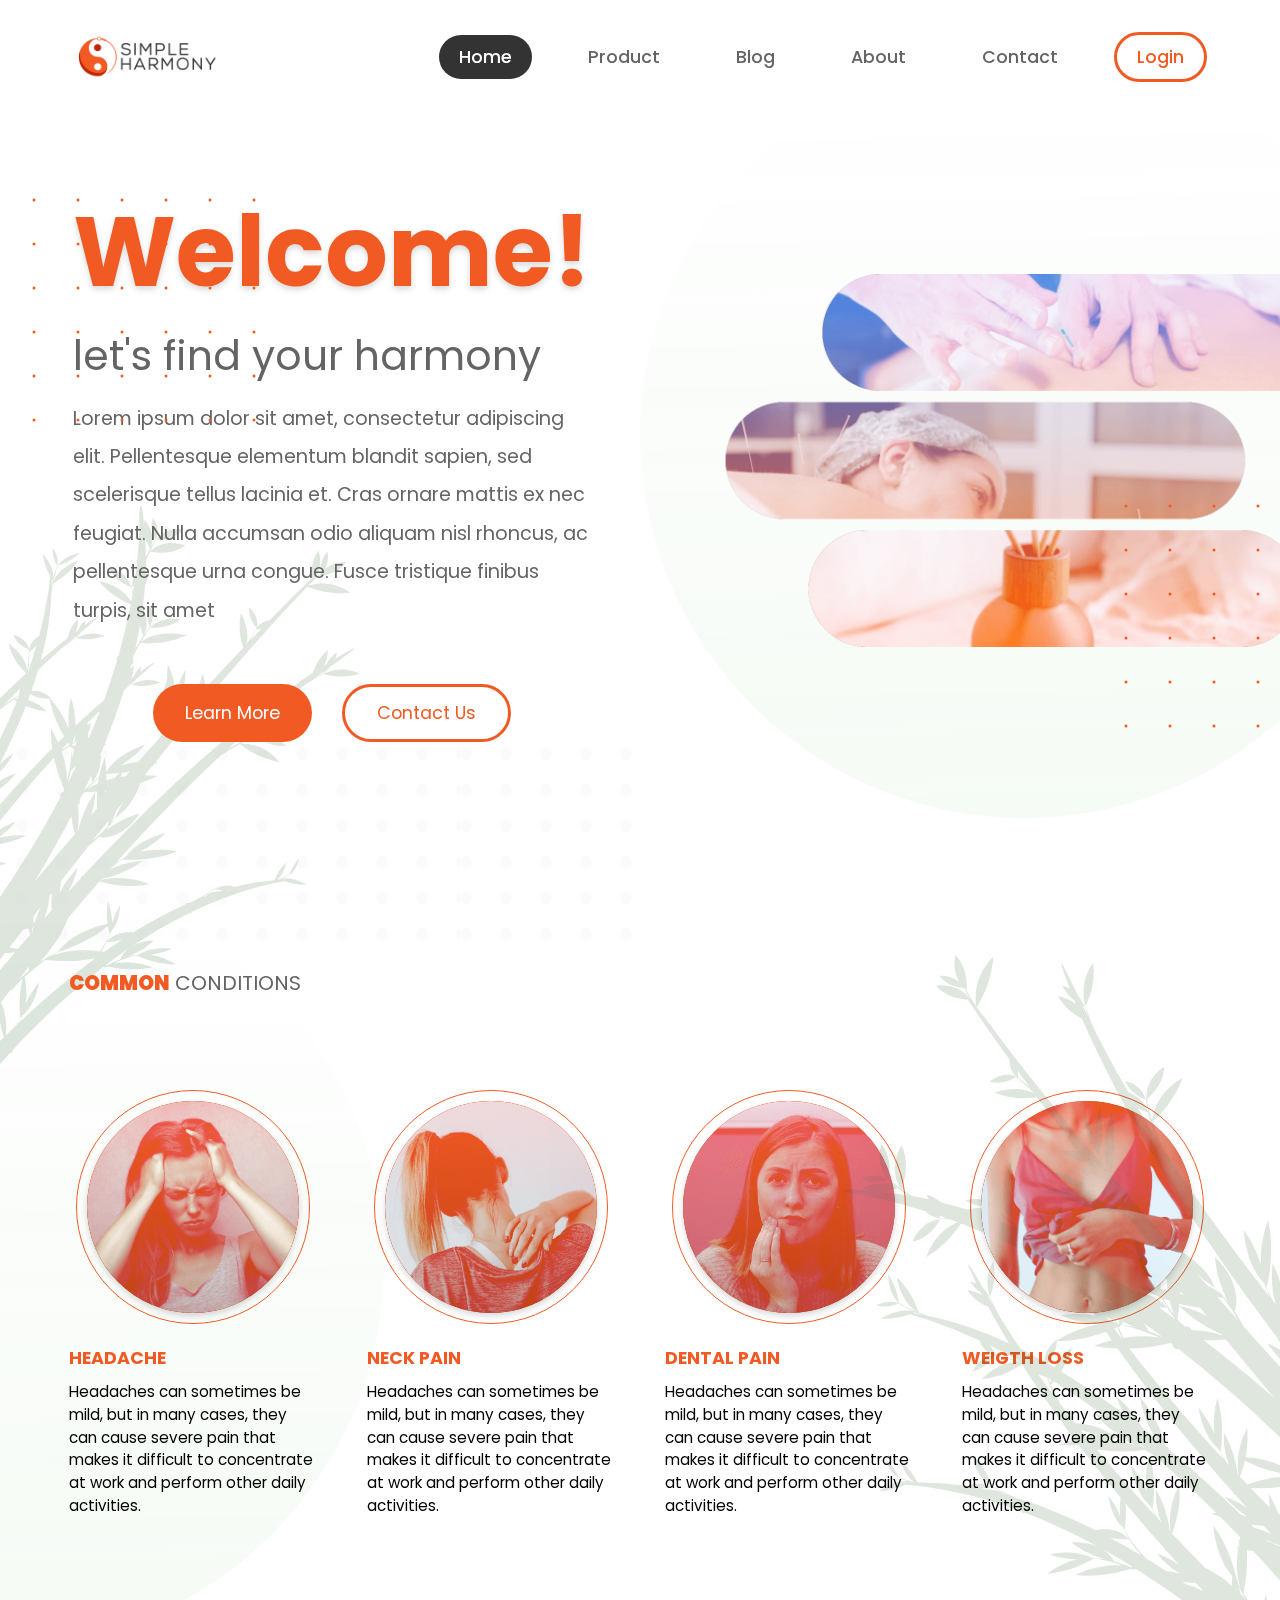
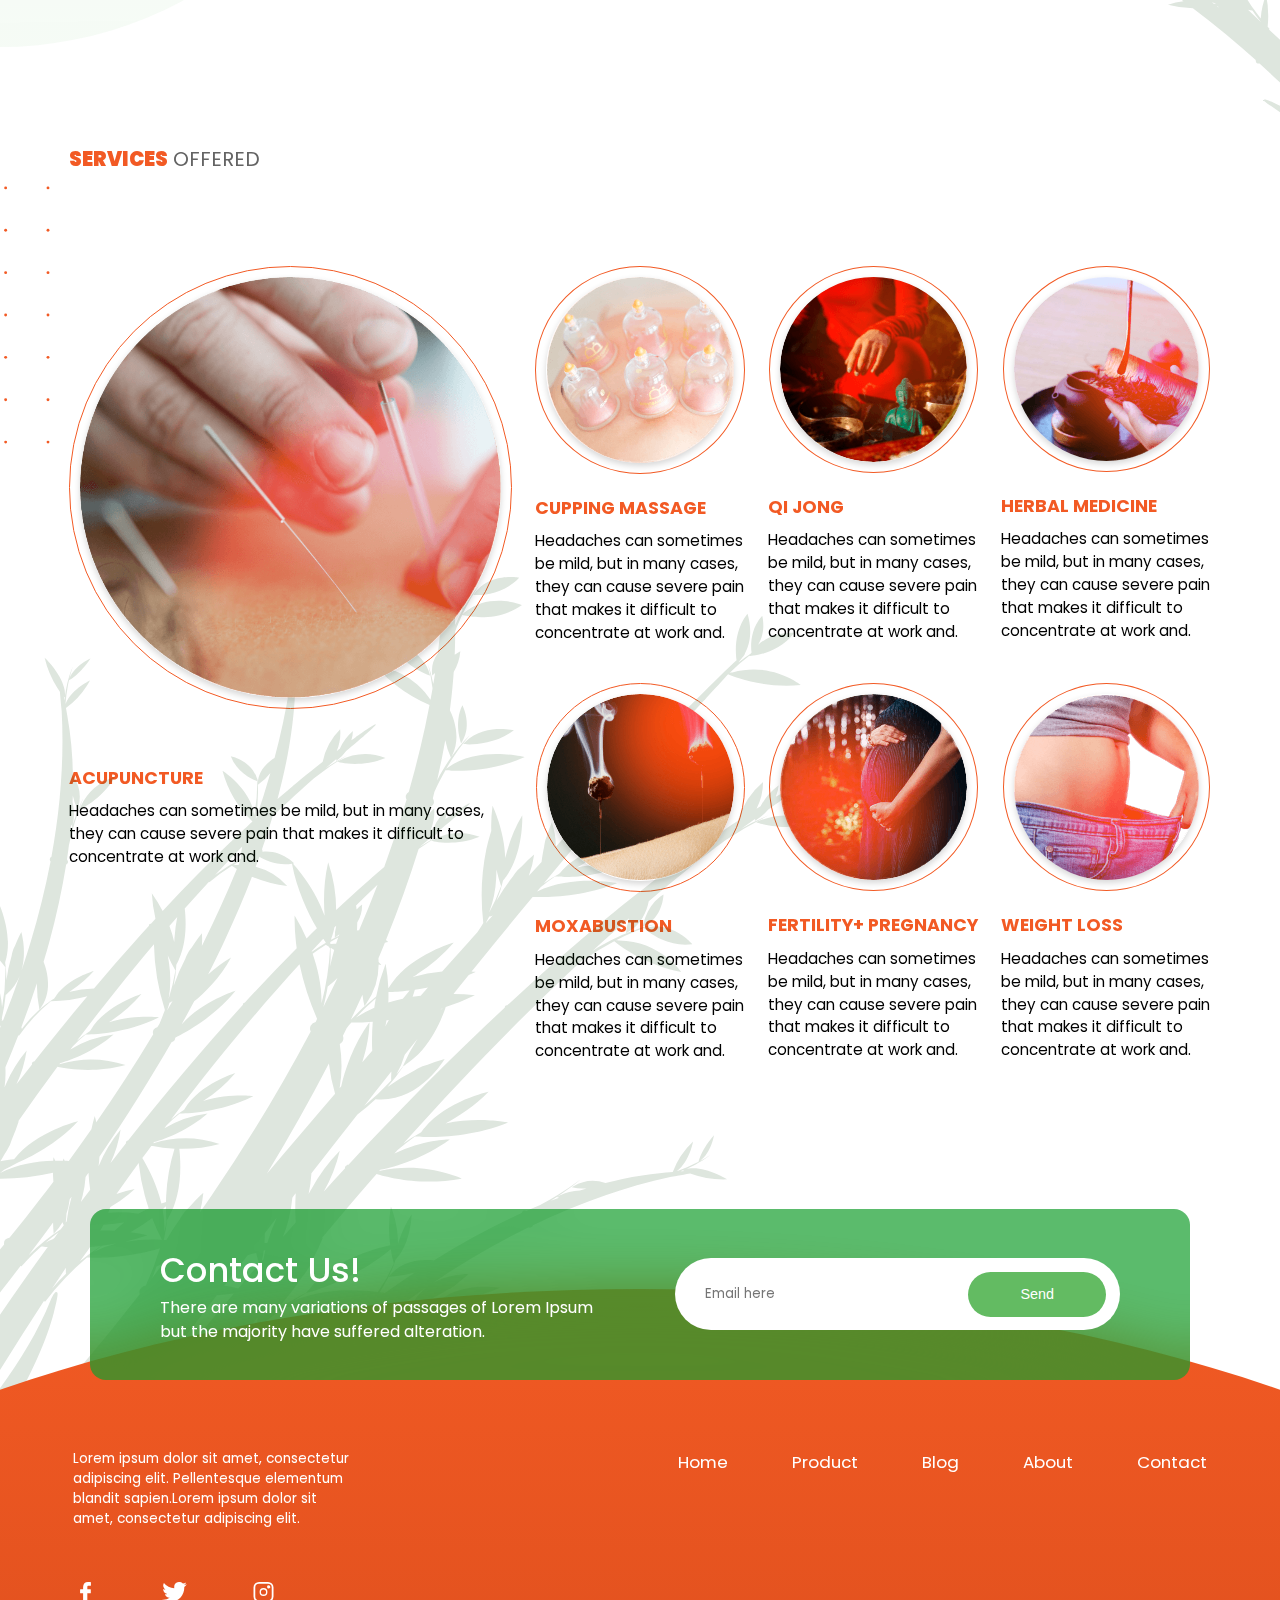
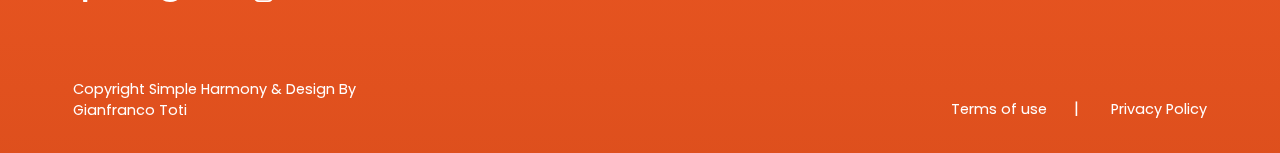
<file: index.html>
<!DOCTYPE html>
<html lang="en">
<head>
  <meta charset="UTF-8">
  <meta http-equiv="X-UA-Compatible" content="IE=edge">
  <meta name="viewport" content="width=device-width, initial-scale=1.0">
  <title>Home</title>
  <link rel="stylesheet" href="css/main.css">
</head>
<body class="home__body" id="home">
  <nav class="navbar">
    <div class="navbar__brand">
      <a href="#">
        <img src="images/logo-responsive.png" alt="Simple Harmony" class="navbar__logo">
      </a>
    </div>
    <div class="navbar__nav">
      <ul class="navbar__list">
        <li class="navbar__item">
          <a href="index.html" class="navbar__link navbar__link--pill active">Home</a>
        </li>
        <li class="navbar__item">
          <a href="#" class="navbar__link navbar__link--pill">Product</a>
        </li>
        <li class="navbar__item">
          <a href="#" class="navbar__link navbar__link--pill">Blog</a>
        </li>
        <li class="navbar__item">
          <a href="about.html" class="navbar__link navbar__link--pill">About</a>
        </li>
        <li class="navbar__item">
          <a href="contact.html" class="navbar__link navbar__link--pill">Contact</a>
        </li>
        <li class="navbar__item">
          <a href="#" class="navbar__link navbar__link--pill border">Login</a>
        </li>
      </ul>
    </div>
    <div class="navbar__inner-nav">
      <ul class="navbar__list">
        <li class="navbar__item">
          <a href="#home" class="navbar__link">Welcome</a>
        </li>
        <li class="navbar__item">
          <a href="#condition" class="navbar__link">Common conditions</a>
        </li>
        <li class="navbar__item">
          <a href="#service" class="navbar__link">Services offered</a>
        </li>
      </ul>
    </div>
  </nav>
  <nav class="navbar__mobile">
    <ul class="navbar__list">
      <li class="navbar__item">
        <a href="index.html" class="navbar__link active">
          <svg class="navbar__icon">
            <use xlink:href="images/sprite.svg#home"></use>
          </svg>
        </a>
      </li>
      <li class="navbar__item">
        <a href="" class="navbar__link">
          <svg class="navbar__icon">
            <use xlink:href="images/sprite.svg#shopping"></use>
          </svg>
        </a>
      </li>
      <li class="navbar__item">
        <a href="" class="navbar__link">
          <svg class="navbar__icon">
            <use xlink:href="images/sprite.svg#reader"></use>
          </svg>
        </a>
      </li>
      <li class="navbar__item">
        <a href="" class="navbar__link">
          <svg class="navbar__icon">
            <use xlink:href="images/sprite.svg#info"></use>
          </svg>
        </a>
      </li>
      <li class="navbar__item">
        <a href="" class="navbar__link">
          <svg class="navbar__icon">
            <use xlink:href="images/sprite.svg#phone"></use>
          </svg>
        </a>
      </li>
    </ul>
  </nav>
  <div class="home__bamboo"></div>
  <main class="home">
    <header class="home__header">
      <article class="home__article">
        <h1 class="heading-1">Welcome!</h1>
        <h3 class="heading-3">let's find your harmony</h3>
        <p class="paragraph">Lorem ipsum dolor sit amet, consectetur adipiscing elit. 
          Pellentesque elementum blandit sapien, sed scelerisque 
          tellus lacinia et. Cras ornare mattis ex nec feugiat. Nulla 
          accumsan odio aliquam nisl rhoncus, ac pellentesque 
          urna congue. Fusce tristique finibus turpis, sit amet </p>
          <div class="home__buttons">
            <a href="#" class="button primary">Learn More</a>
            <a href="#" class="button outline">Contact Us</a>
          </div>
      </article>
      <figure class="home__figure">
        <img src="images/home-header-desktop.png" alt="Home image">
      </figure>
    </header>
    <div class="home__sections">
      
      <!-- Common conditions -->
      <section class="section" id="condition">
        <h2 class="heading-2"><span>common</span> conditions</h2>
        <div class="home__condition">
          <div class="card">
            <figure class="card__figure filter">
              <img src="images/condition-1.png" alt="Condition headache">
            </figure>
            <article class="card__article">
              <h3 class="card__heading">Headache</h3>
              <p class="card__paragraph">Headaches can sometimes be mild, 
                but in many cases, they can cause 
                severe pain that makes it difficult to 
                concentrate at work and perform 
                other daily activities. </p>
            </article>
          </div>
          <div class="card">
            <figure class="card__figure filter">
              <img src="images/condition-2.png" alt="Condition neck pain">
            </figure>
            <article class="card__article">
              <h3 class="card__heading">NEck PAin</h3>
              <p class="card__paragraph">Headaches can sometimes be mild, 
                but in many cases, they can cause 
                severe pain that makes it difficult to 
                concentrate at work and perform 
                other daily activities. </p>
            </article>
          </div>
          <div class="card">
            <figure class="card__figure filter">
              <img src="images/condition-3.png" alt="Condition dental pain">
            </figure>
            <article class="card__article">
              <h3 class="card__heading">Dental pain</h3>
              <p class="card__paragraph">Headaches can sometimes be mild, 
                but in many cases, they can cause 
                severe pain that makes it difficult to 
                concentrate at work and perform 
                other daily activities. </p>
            </article>
          </div>
          <div class="card">
            <figure class="card__figure filter">
              <img src="images/condition-4.png" alt="Condition Weigth Loss">
            </figure>
            <article class="card__article">
              <h3 class="card__heading">Weigth Loss</h3>
              <p class="card__paragraph">Headaches can sometimes be mild, 
                but in many cases, they can cause 
                severe pain that makes it difficult to 
                concentrate at work and perform 
                other daily activities. </p>
            </article>
          </div>
        </div>
      </section>
      <!-- Services -->
      <section class="section" id="service">
        <h2 class="heading-2"><span>Services</span> offered</h2>
        <div class="home__services">
          <div class="card">
            <figure class="card__figure">
              <img src="images/services-1.png" alt="Services Acupuncture">
            </figure>
            <article class="card__article card__article--big">
              <h3 class="card__heading">Acupuncture</h3>
              <p class="card__paragraph">Headaches can sometimes be mild, 
                but in many cases, they can cause 
                severe pain that makes it difficult to 
                concentrate at work and.</p>
            </article>
          </div>
          <div class="card">
            <figure class="card__figure">
              <img src="images/services-2.png" alt="Services cupping massage">
            </figure>
            <article class="card__article">
              <h3 class="card__heading">cupping massage</h3>
              <p class="card__paragraph">Headaches can sometimes be mild, 
                but in many cases, they can cause 
                severe pain that makes it difficult to 
                concentrate at work and.</p>
            </article>
          </div>
          <div class="card">
            <figure class="card__figure">
              <img src="images/services-3.png" alt="Services qi jong">
            </figure>
            <article class="card__article">
              <h3 class="card__heading">qi jong</h3>
              <p class="card__paragraph">Headaches can sometimes be mild, 
                but in many cases, they can cause 
                severe pain that makes it difficult to 
                concentrate at work and.</p>
            </article>
          </div>
          <div class="card">
            <figure class="card__figure">
              <img src="images/services-4.png" alt="services herbal medicine">
            </figure>
            <article class="card__article">
              <h3 class="card__heading">herbal medicine</h3>
              <p class="card__paragraph">Headaches can sometimes be mild, 
                but in many cases, they can cause 
                severe pain that makes it difficult to 
                concentrate at work and.</p>
            </article>
          </div>
          <div class="card">
            <figure class="card__figure">
              <img src="images/services-5.png" alt="services Moxabustion">
            </figure>
            <article class="card__article">
              <h3 class="card__heading">Moxabustion</h3>
              <p class="card__paragraph">Headaches can sometimes be mild, 
                but in many cases, they can cause 
                severe pain that makes it difficult to 
                concentrate at work and.</p>
            </article>
          </div>
          <div class="card">
            <figure class="card__figure">
              <img src="images/services-6.png" alt="fertility+ pregnancy">
            </figure>
            <article class="card__article">
              <h3 class="card__heading">fertility+
                pregnancy</h3>
              <p class="card__paragraph">Headaches can sometimes be mild, 
                but in many cases, they can cause 
                severe pain that makes it difficult to 
                concentrate at work and.</p>
            </article>
          </div>
          <div class="card">
            <figure class="card__figure">
              <img src="images/services-7.png" alt="services Weigth Loss">
            </figure>
            <article class="card__article">
              <h3 class="card__heading">weight loss</h3>
              <p class="card__paragraph">Headaches can sometimes be mild, 
                but in many cases, they can cause 
                severe pain that makes it difficult to 
                concentrate at work and.</p>
            </article>
          </div>
        </div>
      </section>

    </div>
  </main>
  <button class="scroll-top">
    <svg>
      <use xlink:href="images/sprite.svg#chevron"></use>
    </svg>
  </button>
  <div class="home__footer-bamboo"></div>
  <footer class="footer">
    <div class="subscribe">
      <article class="subscribe__article">
        <h2 class="subscribe__heading">Contact Us!</h2>
        <p class="paragraph">There are many variations of passages of Lorem Ipsum 
          but the majority have suffered alteration.</p>
      </article>
      <form action="#" class="subscribe__form">
        <input type="text" placeholder="Email here" class="subscribe__input">
        <button class="subscribe__button">Send</button>
      </form>
    </div>
    <div class="footer__item footer__item--left">
      <p class="footer__paragraph small">Lorem ipsum dolor sit amet, consectetur adipiscing elit. Pellentesque elementum blandit sapien.Lorem ipsum dolor sit amet, consectetur adipiscing elit. </p>
      <ul class="footer__nav footer__nav--social">
        <li class="footer__nav-item">
          <a href="#" class="footer__link">
            <svg class="navbar__icon">
              <use xlink:href="images/sprite.svg#facebook"></use>
            </svg>
          </a>
        </li>
        <li class="footer__nav-item">
          <a href="#" class="footer__link">
            <svg class="navbar__icon">
              <use xlink:href="images/sprite.svg#twitter"></use>
            </svg>
          </a>
        </li>
        <li class="footer__nav-item">
          <a href="#" class="footer__link">
            <svg class="navbar__icon">
              <use xlink:href="images/sprite.svg#instagram"></use>
            </svg>
          </a>
        </li>
      </ul>
      <p class="footer__paragraph">Copyright Simple Harmony & Design By Gianfranco Toti</p>
    </div>
    <div class="footer__item footer__item--right">
      <ul class="footer__nav">
        <li class="footer__nav-item">
          <a href="index.html" class="footer__link">Home</a>
        </li>
        <li class="footer__nav-item">
          <a href="#" class="footer__link">Product</a>
        </li>
        <li class="footer__nav-item">
          <a href="#" class="footer__link">Blog</a>
        </li>
        <li class="footer__nav-item">
          <a href="about.html" class="footer__link">About</a>
        </li>
        <li class="footer__nav-item">
          <a href="contact.html" class="footer__link">Contact</a>
        </li>
      </ul>
      <ul class="footer__nav footer__nav--pipped">
        <li class="footer__nav-item">
          <a href="#" class="footer__link small">Terms of use</a>
        </li>
        <li class="footer__nav-item">
          <a href="#" class="footer__link small">Privacy Policy</a>
        </li>
      </ul>
    </div>
  </footer>
  <script src="js/main.js"></script>  
</body>
</html>
</file>
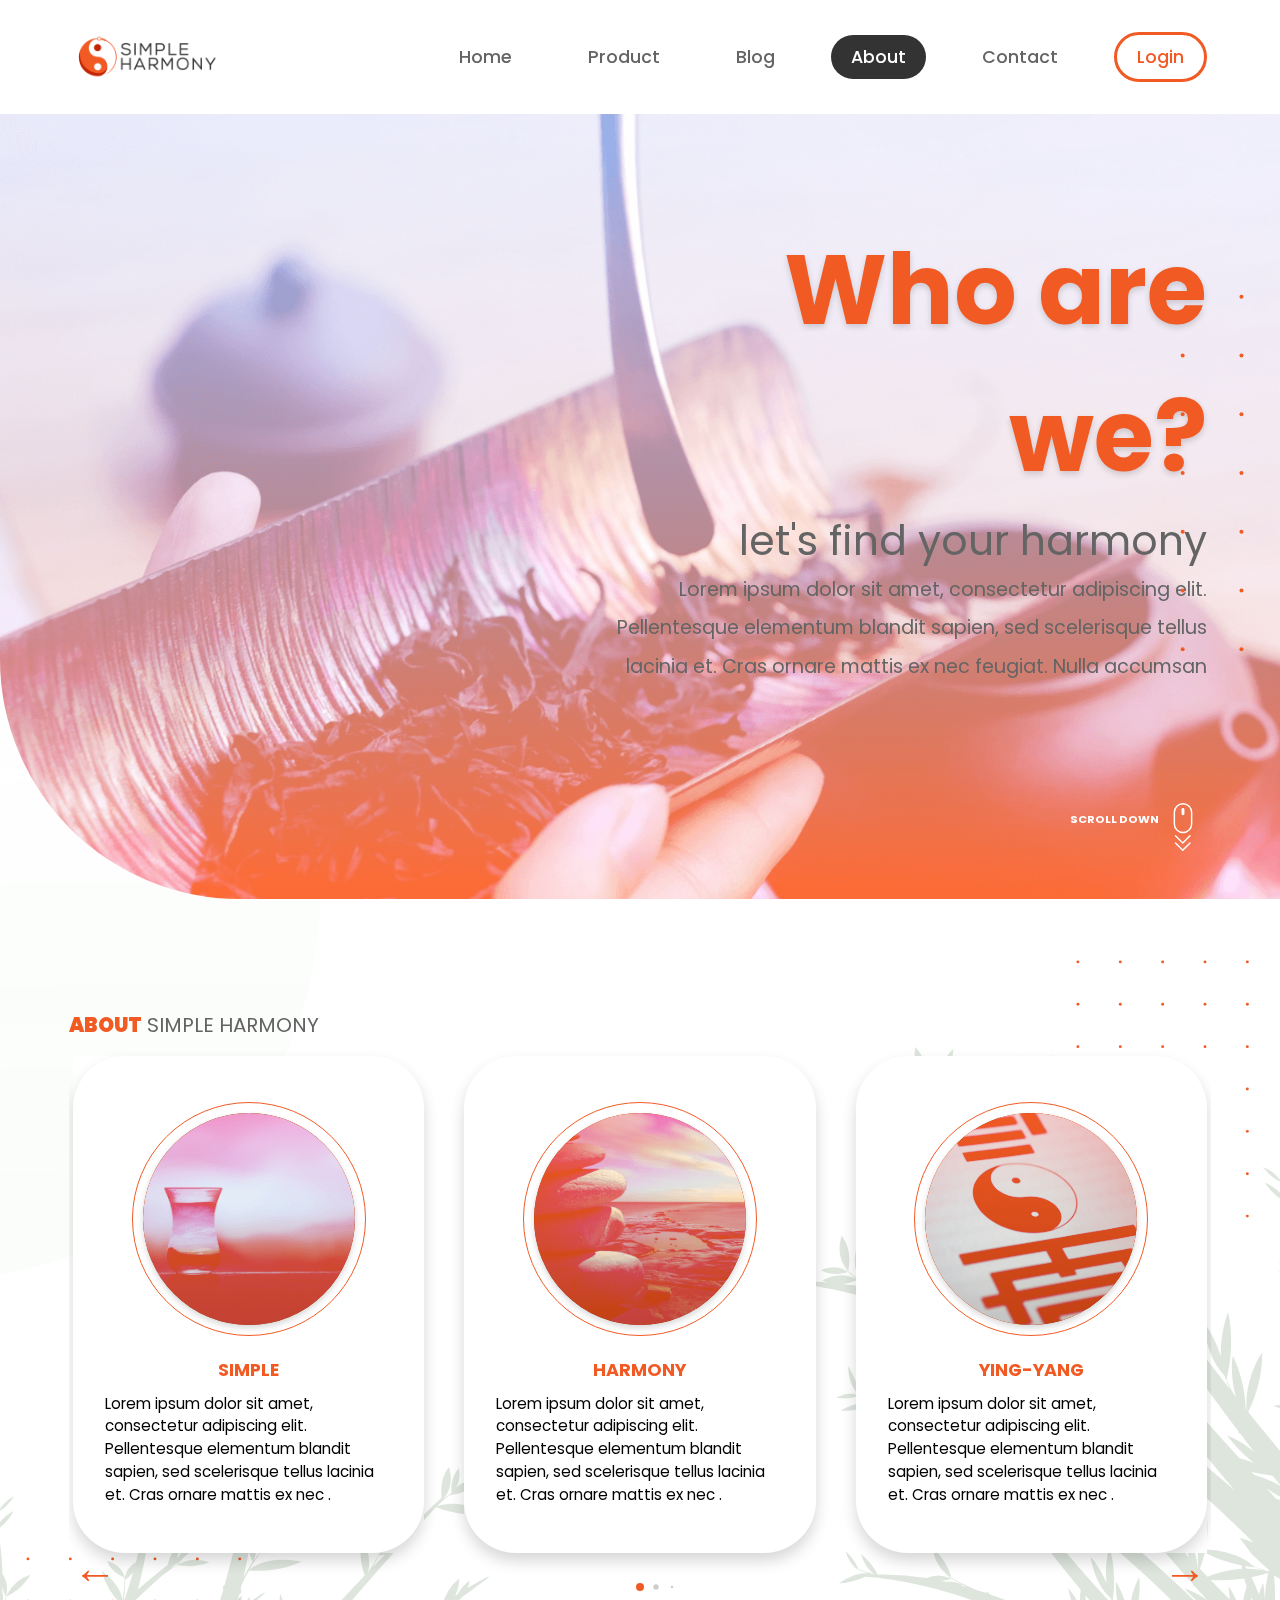
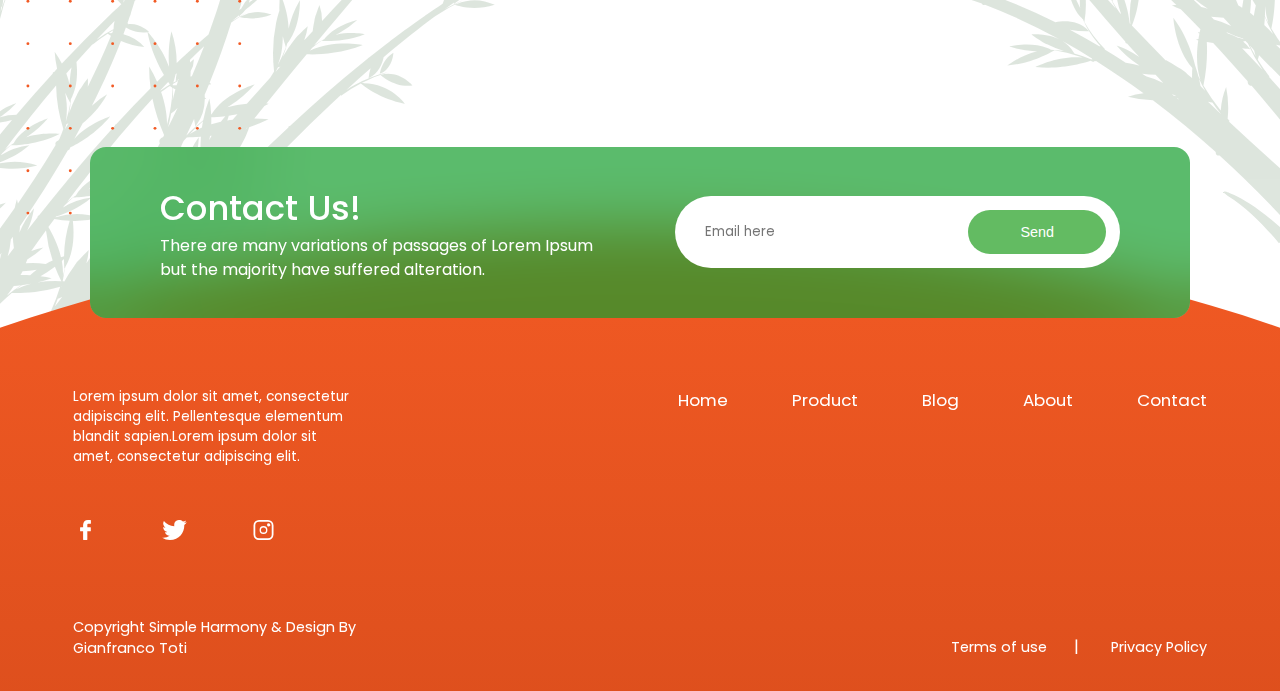
<file: about.html>
<!DOCTYPE html>
<html lang="en">
<head>
  <meta charset="UTF-8">
  <meta http-equiv="X-UA-Compatible" content="IE=edge">
  <meta name="viewport" content="width=device-width, initial-scale=1.0">
  <title>Home</title>
  <link rel="stylesheet" href="css/main.css">
 
</head>
<body class="about__body">
  <nav class="navbar">
    <div class="navbar__brand">
      <a href="#">
        <img src="images/logo-responsive.png" alt="Simple Harmony" class="navbar__logo">
      </a>
    </div>
    <div class="navbar__nav">
      <ul class="navbar__list">
        <li class="navbar__item">
          <a href="index.html" class="navbar__link navbar__link--pill ">Home</a>
        </li>
        <li class="navbar__item">
          <a href="#" class="navbar__link navbar__link--pill">Product</a>
        </li>
        <li class="navbar__item">
          <a href="#" class="navbar__link navbar__link--pill">Blog</a>
        </li>
        <li class="navbar__item">
          <a href="about.html" class="navbar__link navbar__link--pill active">About</a>
        </li>
        <li class="navbar__item">
          <a href="contact.html" class="navbar__link navbar__link--pill">Contact</a>
        </li>
        <li class="navbar__item">
          <a href="#" class="navbar__link navbar__link--pill border">Login</a>
        </li>
      </ul>
    </div>    
  </nav>
  <nav class="navbar__mobile">
    <ul class="navbar__list">
      <li class="navbar__item">
        <a href="" class="navbar__link active">
          <svg class="navbar__icon">
            <use xlink:href="images/sprite.svg#home"></use>
          </svg>
        </a>
      </li>
      <li class="navbar__item">
        <a href="" class="navbar__link">
          <svg class="navbar__icon">
            <use xlink:href="images/sprite.svg#shopping"></use>
          </svg>
        </a>
      </li>
      <li class="navbar__item">
        <a href="" class="navbar__link">
          <svg class="navbar__icon">
            <use xlink:href="images/sprite.svg#reader"></use>
          </svg>
        </a>
      </li>
      <li class="navbar__item">
        <a href="" class="navbar__link">
          <svg class="navbar__icon">
            <use xlink:href="images/sprite.svg#info"></use>
          </svg>
        </a>
      </li>
      <li class="navbar__item">
        <a href="" class="navbar__link">
          <svg class="navbar__icon">
            <use xlink:href="images/sprite.svg#phone"></use>
          </svg>
        </a>
      </li>
    </ul>
  </nav>
  <main class="about">
    <header class="about__header">
      <article class="about__article">
        <h1 class="heading-1">Who are we?</h1>
        <h3 class="heading-3">let's find your harmony</h3>
        <p class="paragraph">Lorem ipsum dolor sit amet, consectetur adipiscing elit. Pellentesque elementum blandit sapien, sed scelerisque tellus lacinia et. Cras ornare mattis ex nec feugiat. Nulla accumsan </p>
      </article>
      <a href="#about" class="about__scroll">
        <span>Scroll down</span>
        <svg>
          <use xlink:href="images/sprite.svg#scroll"></use>
        </svg>
      </a>
    </header>
    <section class="about__section section" id="about">
      <h2 class="heading-2"><span>About</span> Simple Harmony</h2>      
      <!-- Slider main container -->
      <div class="swiper-container">
        <!-- Additional required wrapper -->
        <div class="swiper-wrapper">
          <!-- Slides -->
          <div class="swiper-slide">
            <div class="card card--border">
              <figure class="card__figure filter">
                <img src="images/about-1.png" alt="Simple about">
              </figure>
              <article class="card__article">
                <h3 class="card__heading">SIMPLE</h3>
                <p class="card__paragraph">Lorem ipsum dolor sit amet, 
                  consectetur adipiscing elit. 
                  Pellentesque elementum blandit 
                  sapien, sed scelerisque tellus lacinia 
                  et. Cras ornare mattis ex nec .</p>
              </article>
            </div>
          </div>
          <div class="swiper-slide">
            <div class="card card--border">
              <figure class="card__figure filter">
                <img src="images/about-2.png" alt="Harmnoy about">
              </figure>
              <article class="card__article">
                <h3 class="card__heading">harmony</h3>
                <p class="card__paragraph">Lorem ipsum dolor sit amet, 
                  consectetur adipiscing elit. 
                  Pellentesque elementum blandit 
                  sapien, sed scelerisque tellus lacinia 
                  et. Cras ornare mattis ex nec .</p>
              </article>
            </div>
          </div>
          <div class="swiper-slide">
            <div class="card card--border">
              <figure class="card__figure filter">
                <img src="images/about-3.png" alt="Ying-yang about">
              </figure>
              <article class="card__article">
                <h3 class="card__heading">ying-yang</h3>
                <p class="card__paragraph">Lorem ipsum dolor sit amet, 
                  consectetur adipiscing elit. 
                  Pellentesque elementum blandit 
                  sapien, sed scelerisque tellus lacinia 
                  et. Cras ornare mattis ex nec .</p>
              </article>
            </div>
          </div>
          <div class="swiper-slide">
            <div class="card card--border">
              <figure class="card__figure filter">
                <img src="images/about-4.png" alt="Medicine about">
              </figure>
              <article class="card__article">
                <h3 class="card__heading">Medicine</h3>
                <p class="card__paragraph">Lorem ipsum dolor sit amet, 
                  consectetur adipiscing elit. 
                  Pellentesque elementum blandit 
                  sapien, sed scelerisque tellus lacinia 
                  et. Cras ornare mattis ex nec .</p>
              </article>
            </div>
          </div>
        </div>  
        <div class="swiper-button-next"></div>
        <div class="swiper-button-prev"></div>
        <div class="swiper-pagination"></div>    
      </div>
    </section>
  </main>  
    <div class="about__bamboo"></div>
  <footer class="footer">
    <div class="subscribe">
      <article class="subscribe__article">
        <h2 class="subscribe__heading">Contact Us!</h2>
        <p class="paragraph">There are many variations of passages of Lorem Ipsum 
          but the majority have suffered alteration.</p>
      </article>
      <form action="#" class="subscribe__form">
        <input type="text" placeholder="Email here" class="subscribe__input">
        <button class="subscribe__button">Send</button>
      </form>
    </div>
    <div class="footer__item footer__item--left">
      <p class="footer__paragraph small">Lorem ipsum dolor sit amet, consectetur adipiscing elit. Pellentesque elementum blandit sapien.Lorem ipsum dolor sit amet, consectetur adipiscing elit. </p>
      <ul class="footer__nav footer__nav--social">
        <li class="footer__nav-item">
          <a href="#" class="footer__link">
            <svg class="navbar__icon">
              <use xlink:href="images/sprite.svg#facebook"></use>
            </svg>
          </a>
        </li>
        <li class="footer__nav-item">
          <a href="#" class="footer__link">
            <svg class="navbar__icon">
              <use xlink:href="images/sprite.svg#twitter"></use>
            </svg>
          </a>
        </li>
        <li class="footer__nav-item">
          <a href="#" class="footer__link">
            <svg class="navbar__icon">
              <use xlink:href="images/sprite.svg#instagram"></use>
            </svg>
          </a>
        </li>
      </ul>
      <p class="footer__paragraph">Copyright Simple Harmony & Design By Gianfranco Toti</p>
    </div>
    <div class="footer__item footer__item--right">
      <ul class="footer__nav">
        <li class="footer__nav-item">
          <a href="index.html" class="footer__link">Home</a>
        </li>
        <li class="footer__nav-item">
          <a href="#" class="footer__link">Product</a>
        </li>
        <li class="footer__nav-item">
          <a href="#" class="footer__link">Blog</a>
        </li>
        <li class="footer__nav-item">
          <a href="about.html" class="footer__link">About</a>
        </li>
        <li class="footer__nav-item">
          <a href="contact.html" class="footer__link">Contact</a>
        </li>
      </ul>
      <ul class="footer__nav footer__nav--pipped">
        <li class="footer__nav-item">
          <a href="#" class="footer__link small">Terms of use</a>
        </li>
        <li class="footer__nav-item">
          <a href="#" class="footer__link small">Privacy Policy</a>
        </li>
      </ul>
    </div>
  </footer>

  <script src="js/vendors/swiper-bundle.js"></script> 
  <script src="js/main.js"></script> 
  <script>
    var swiper = new Swiper('.swiper-container', {
      slidesPerView: 'auto',
      spaceBetween: 30,
      loop:true,
      navigation: {
        nextEl: '.swiper-button-next',
        prevEl: '.swiper-button-prev',
      },
      pagination: {
          el: ".swiper-pagination",
          dynamicBullets: true,
          clickable: true,
        },
      breakpoints:{
        640:{
          slidesPerView: 2,
          spaceBetween: 60,
        },
        1200:{
          slidesPerView: '3',
          spaceBetween: 40,
        },
        1600:{
          slidesPerView: 4,
          spaceBetween: 60,
          loop:false
        }
      }      
    });
  </script>
</body>
</html>
</file>
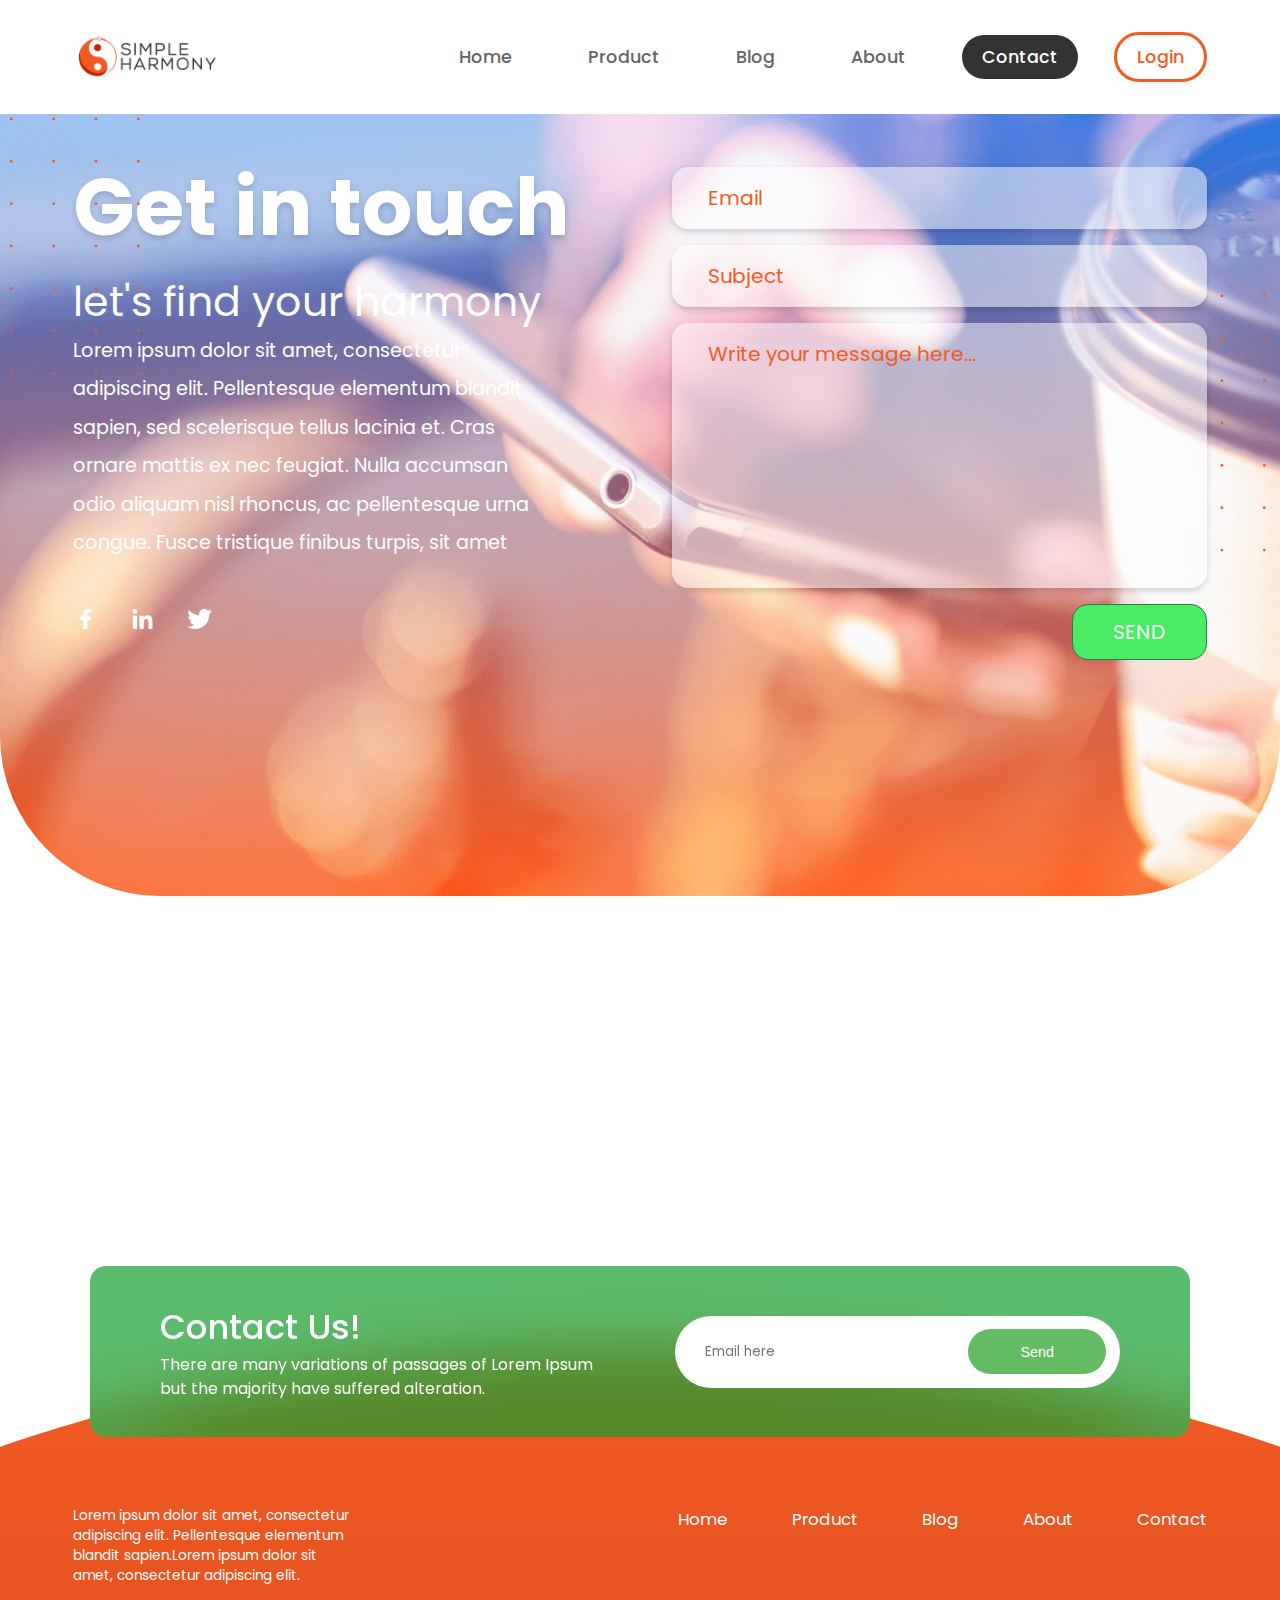
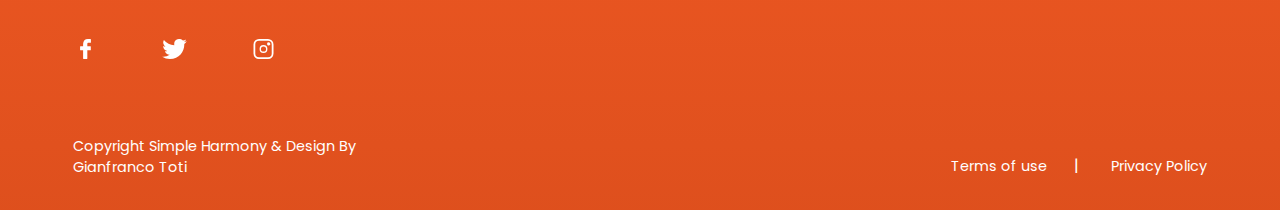
<file: contact.html>
<!DOCTYPE html>
<html lang="en">
<head>
  <meta charset="UTF-8">
  <meta http-equiv="X-UA-Compatible" content="IE=edge">
  <meta name="viewport" content="width=device-width, initial-scale=1.0">
  <title>Home</title>
  <link rel="stylesheet" href="css/main.css">
</head>
<body>
  <nav class="navbar">
    <div class="navbar__brand">
      <a href="#">
        <img src="images/logo-responsive.png" alt="Simple Harmony" class="navbar__logo">
      </a>
    </div>
    <div class="navbar__nav">
      <ul class="navbar__list">
        <li class="navbar__item">
          <a href="index.html" class="navbar__link navbar__link--pill">Home</a>
        </li>
        <li class="navbar__item">
          <a href="#" class="navbar__link navbar__link--pill">Product</a>
        </li>
        <li class="navbar__item">
          <a href="#" class="navbar__link navbar__link--pill">Blog</a>
        </li>
        <li class="navbar__item">
          <a href="about.html" class="navbar__link navbar__link--pill">About</a>
        </li>
        <li class="navbar__item">
          <a href="contact.html" class="navbar__link navbar__link--pill active">Contact</a>
        </li>
        <li class="navbar__item">
          <a href="#" class="navbar__link navbar__link--pill border">Login</a>
        </li>
      </ul>
    </div>    
  </nav>
  <nav class="navbar__mobile">
    <ul class="navbar__list">
      <li class="navbar__item">
        <a href="" class="navbar__link active">
          <svg class="navbar__icon">
            <use xlink:href="images/sprite.svg#home"></use>
          </svg>
        </a>
      </li>
      <li class="navbar__item">
        <a href="" class="navbar__link">
          <svg class="navbar__icon">
            <use xlink:href="images/sprite.svg#shopping"></use>
          </svg>
        </a>
      </li>
      <li class="navbar__item">
        <a href="" class="navbar__link">
          <svg class="navbar__icon">
            <use xlink:href="images/sprite.svg#reader"></use>
          </svg>
        </a>
      </li>
      <li class="navbar__item">
        <a href="" class="navbar__link">
          <svg class="navbar__icon">
            <use xlink:href="images/sprite.svg#info"></use>
          </svg>
        </a>
      </li>
      <li class="navbar__item">
        <a href="" class="navbar__link">
          <svg class="navbar__icon">
            <use xlink:href="images/sprite.svg#phone"></use>
          </svg>
        </a>
      </li>
    </ul>
  </nav>
  <main class="contact">
    <header class="contact__header">
      <article class="contact__article">
        <h1 class="heading-1">Get in touch</h1>
        <h3 class="heading-3">let's find your harmony</h3>
        <p class="paragraph">Lorem ipsum dolor sit amet, consectetur adipiscing elit. Pellentesque elementum blandit sapien, sed scelerisque tellus lacinia et. Cras ornare mattis ex nec feugiat. Nulla accumsan odio aliquam nisl rhoncus, ac pellentesque urna congue. Fusce tristique finibus turpis, sit amet </p>
        <ul class="social-nav">
          <li class="social-nav__item">
            <a href="#" class="social-nav__link">
              <svg class="social-nav__icon">
                <use xlink:href="images/sprite.svg#facebook"></use>
              </svg>
            </a>
          </li>
          <li class="social-nav__item">
            <a href="#" class="social-nav__link">
              <svg class="social-nav__icon">
                <use xlink:href="images/sprite.svg#linkedin"></use>
              </svg>
            </a>
          </li>
          <li class="social-nav__item">
            <a href="#" class="social-nav__link">
              <svg class="social-nav__icon">
                <use xlink:href="images/sprite.svg#twitter"></use>
              </svg>
            </a>
          </li>
        </ul>
      </article>
      <form action="" class="contact__form form">
        <div class="form__group">
          <input type="email" class="form__input" placeholder="Email">
        </div>
        <div class="form__group">
          <input type="text" class="form__input" placeholder="Subject">
        </div>
        <div class="form__group">
          <textarea type="text" class="form__input form__textarea" placeholder="Write your message here..."></textarea>
        </div>
        <div class="form__group">
          <button class="form__button">Send</button>
        </div>
      </form>
    </header>
    <section class="contact__calendar"></section>
  </main>  
  <footer class="footer">
    <div class="subscribe">
      <article class="subscribe__article">
        <h2 class="subscribe__heading">Contact Us!</h2>
        <p class="paragraph">There are many variations of passages of Lorem Ipsum 
          but the majority have suffered alteration.</p>
      </article>
      <form action="#" class="subscribe__form">
        <input type="text" placeholder="Email here" class="subscribe__input">
        <button class="subscribe__button">Send</button>
      </form>
    </div>
    <div class="footer__item footer__item--left">
      <p class="footer__paragraph small">Lorem ipsum dolor sit amet, consectetur adipiscing elit. Pellentesque elementum blandit sapien.Lorem ipsum dolor sit amet, consectetur adipiscing elit. </p>
      <ul class="footer__nav footer__nav--social">
        <li class="footer__nav-item">
          <a href="#" class="footer__link">
            <svg class="navbar__icon">
              <use xlink:href="images/sprite.svg#facebook"></use>
            </svg>
          </a>
        </li>
        <li class="footer__nav-item">
          <a href="#" class="footer__link">
            <svg class="navbar__icon">
              <use xlink:href="images/sprite.svg#twitter"></use>
            </svg>
          </a>
        </li>
        <li class="footer__nav-item">
          <a href="#" class="footer__link">
            <svg class="navbar__icon">
              <use xlink:href="images/sprite.svg#instagram"></use>
            </svg>
          </a>
        </li>
      </ul>
      <p class="footer__paragraph">Copyright Simple Harmony & Design By Gianfranco Toti</p>
    </div>
    <div class="footer__item footer__item--right">
      <ul class="footer__nav">
        <li class="footer__nav-item">
          <a href="index.html" class="footer__link">Home</a>
        </li>
        <li class="footer__nav-item">
          <a href="#" class="footer__link">Product</a>
        </li>
        <li class="footer__nav-item">
          <a href="#" class="footer__link">Blog</a>
        </li>
        <li class="footer__nav-item">
          <a href="about.html" class="footer__link">About</a>
        </li>
        <li class="footer__nav-item">
          <a href="contact.html" class="footer__link">Contact</a>
        </li>
      </ul>
      <ul class="footer__nav footer__nav--pipped">
        <li class="footer__nav-item">
          <a href="#" class="footer__link small">Terms of use</a>
        </li>
        <li class="footer__nav-item">
          <a href="#" class="footer__link small">Privacy Policy</a>
        </li>
      </ul>
    </div>
  </footer>
</body>
</html>
</file>
<file: css/main.css>
@charset "UTF-8";
/*VENDORS*/
/**
 * Swiper 6.5.8
 * Most modern mobile touch slider and framework with hardware accelerated transitions
 * https://swiperjs.com
 *
 * Copyright 2014-2021 Vladimir Kharlampidi
 *
 * Released under the MIT License
 *
 * Released on: April 23, 2021
 */
@import url("https://fonts.googleapis.com/css2?family=Poppins:wght@400;500;700;900&display=swap");
@font-face {
  font-family: "swiper-icons";
  src: url("data:application/font-woff;charset=utf-8;base64, [base64]//wADZ2x5ZgAAAywAAADMAAAD2MHtryVoZWFkAAABbAAAADAAAAA2E2+eoWhoZWEAAAGcAAAAHwAAACQC9gDzaG10eAAAAigAAAAZAAAArgJkABFsb2NhAAAC0AAAAFoAAABaFQAUGG1heHAAAAG8AAAAHwAAACAAcABAbmFtZQAAA/gAAAE5AAACXvFdBwlwb3N0AAAFNAAAAGIAAACE5s74hXjaY2BkYGAAYpf5Hu/j+W2+MnAzMYDAzaX6QjD6/4//Bxj5GA8AuRwMYGkAPywL13jaY2BkYGA88P8Agx4j+/8fQDYfA1AEBWgDAIB2BOoAeNpjYGRgYNBh4GdgYgABEMnIABJzYNADCQAACWgAsQB42mNgYfzCOIGBlYGB0YcxjYGBwR1Kf2WQZGhhYGBiYGVmgAFGBiQQkOaawtDAoMBQxXjg/wEGPcYDDA4wNUA2CCgwsAAAO4EL6gAAeNpj2M0gyAACqxgGNWBkZ2D4/wMA+xkDdgAAAHjaY2BgYGaAYBkGRgYQiAHyGMF8FgYHIM3DwMHABGQrMOgyWDLEM1T9/w8UBfEMgLzE////P/5//f/V/xv+r4eaAAeMbAxwIUYmIMHEgKYAYjUcsDAwsLKxc3BycfPw8jEQA/[base64]/uznmfPFBNODM2K7MTQ45YEAZqGP81AmGGcF3iPqOop0r1SPTaTbVkfUe4HXj97wYE+yNwWYxwWu4v1ugWHgo3S1XdZEVqWM7ET0cfnLGxWfkgR42o2PvWrDMBSFj/IHLaF0zKjRgdiVMwScNRAoWUoH78Y2icB/yIY09An6AH2Bdu/UB+yxopYshQiEvnvu0dURgDt8QeC8PDw7Fpji3fEA4z/PEJ6YOB5hKh4dj3EvXhxPqH/SKUY3rJ7srZ4FZnh1PMAtPhwP6fl2PMJMPDgeQ4rY8YT6Gzao0eAEA409DuggmTnFnOcSCiEiLMgxCiTI6Cq5DZUd3Qmp10vO0LaLTd2cjN4fOumlc7lUYbSQcZFkutRG7g6JKZKy0RmdLY680CDnEJ+UMkpFFe1RN7nxdVpXrC4aTtnaurOnYercZg2YVmLN/d/gczfEimrE/fs/bOuq29Zmn8tloORaXgZgGa78yO9/cnXm2BpaGvq25Dv9S4E9+5SIc9PqupJKhYFSSl47+Qcr1mYNAAAAeNptw0cKwkAAAMDZJA8Q7OUJvkLsPfZ6zFVERPy8qHh2YER+3i/BP83vIBLLySsoKimrqKqpa2hp6+jq6RsYGhmbmJqZSy0sraxtbO3sHRydnEMU4uR6yx7JJXveP7WrDycAAAAAAAH//wACeNpjYGRgYOABYhkgZgJCZgZNBkYGLQZtIJsFLMYAAAw3ALgAeNolizEKgDAQBCchRbC2sFER0YD6qVQiBCv/H9ezGI6Z5XBAw8CBK/m5iQQVauVbXLnOrMZv2oLdKFa8Pjuru2hJzGabmOSLzNMzvutpB3N42mNgZGBg4GKQYzBhYMxJLMlj4GBgAYow/P/PAJJhLM6sSoWKfWCAAwDAjgbRAAB42mNgYGBkAIIbCZo5IPrmUn0hGA0AO8EFTQAA") format("woff");
  font-weight: 400;
  font-style: normal;
}
:root {
  --swiper-theme-color: #007aff;
}

.swiper-container {
  margin-left: auto;
  margin-right: auto;
  position: relative;
  overflow: hidden;
  list-style: none;
  padding: 0;
  /* Fix of Webkit flickering */
  z-index: 1;
}

.swiper-container-vertical > .swiper-wrapper {
  flex-direction: column;
}

.swiper-wrapper {
  position: relative;
  width: 100%;
  height: 100%;
  z-index: 1;
  display: flex;
  transition-property: transform;
  box-sizing: content-box;
}

.swiper-container-android .swiper-slide,
.swiper-wrapper {
  transform: translate3d(0px, 0, 0);
}

.swiper-container-multirow > .swiper-wrapper {
  flex-wrap: wrap;
}

.swiper-container-multirow-column > .swiper-wrapper {
  flex-wrap: wrap;
  flex-direction: column;
}

.swiper-container-free-mode > .swiper-wrapper {
  transition-timing-function: ease-out;
  margin: 0 auto;
}

.swiper-container-pointer-events {
  touch-action: pan-y;
}

.swiper-container-pointer-events.swiper-container-vertical {
  touch-action: pan-x;
}

.swiper-slide {
  flex-shrink: 0;
  width: 100%;
  height: 100%;
  position: relative;
  transition-property: transform;
}

.swiper-slide-invisible-blank {
  visibility: hidden;
}

/* Auto Height */
.swiper-container-autoheight,
.swiper-container-autoheight .swiper-slide {
  height: auto;
}

.swiper-container-autoheight .swiper-wrapper {
  align-items: flex-start;
  transition-property: transform, height;
}

/* 3D Effects */
.swiper-container-3d {
  perspective: 1200px;
}

.swiper-container-3d .swiper-wrapper,
.swiper-container-3d .swiper-slide,
.swiper-container-3d .swiper-slide-shadow-left,
.swiper-container-3d .swiper-slide-shadow-right,
.swiper-container-3d .swiper-slide-shadow-top,
.swiper-container-3d .swiper-slide-shadow-bottom,
.swiper-container-3d .swiper-cube-shadow {
  transform-style: preserve-3d;
}

.swiper-container-3d .swiper-slide-shadow-left,
.swiper-container-3d .swiper-slide-shadow-right,
.swiper-container-3d .swiper-slide-shadow-top,
.swiper-container-3d .swiper-slide-shadow-bottom {
  position: absolute;
  left: 0;
  top: 0;
  width: 100%;
  height: 100%;
  pointer-events: none;
  z-index: 10;
}

.swiper-container-3d .swiper-slide-shadow-left {
  background-image: linear-gradient(to left, rgba(0, 0, 0, 0.5), rgba(0, 0, 0, 0));
}

.swiper-container-3d .swiper-slide-shadow-right {
  background-image: linear-gradient(to right, rgba(0, 0, 0, 0.5), rgba(0, 0, 0, 0));
}

.swiper-container-3d .swiper-slide-shadow-top {
  background-image: linear-gradient(to top, rgba(0, 0, 0, 0.5), rgba(0, 0, 0, 0));
}

.swiper-container-3d .swiper-slide-shadow-bottom {
  background-image: linear-gradient(to bottom, rgba(0, 0, 0, 0.5), rgba(0, 0, 0, 0));
}

/* CSS Mode */
.swiper-container-css-mode > .swiper-wrapper {
  overflow: auto;
  scrollbar-width: none;
  /* For Firefox */
  -ms-overflow-style: none;
  /* For Internet Explorer and Edge */
}

.swiper-container-css-mode > .swiper-wrapper::-webkit-scrollbar {
  display: none;
}

.swiper-container-css-mode > .swiper-wrapper > .swiper-slide {
  scroll-snap-align: start start;
}

.swiper-container-horizontal.swiper-container-css-mode > .swiper-wrapper {
  scroll-snap-type: x mandatory;
}

.swiper-container-vertical.swiper-container-css-mode > .swiper-wrapper {
  scroll-snap-type: y mandatory;
}

:root {
  --swiper-navigation-size: 44px;
  /*
  --swiper-navigation-color: var(--swiper-theme-color);
  */
}

.swiper-button-prev,
.swiper-button-next {
  position: absolute;
  top: 50%;
  width: calc(var(--swiper-navigation-size) / 44 * 27);
  height: var(--swiper-navigation-size);
  margin-top: calc(0px - (var(--swiper-navigation-size) / 2));
  z-index: 10;
  cursor: pointer;
  display: flex;
  align-items: center;
  justify-content: center;
  color: var(--swiper-navigation-color, var(--swiper-theme-color));
}

.swiper-button-prev.swiper-button-disabled,
.swiper-button-next.swiper-button-disabled {
  opacity: 0.35;
  cursor: auto;
  pointer-events: none;
}

.swiper-button-prev:after,
.swiper-button-next:after {
  font-family: swiper-icons;
  font-size: var(--swiper-navigation-size);
  text-transform: none !important;
  letter-spacing: 0;
  text-transform: none;
  font-variant: initial;
  line-height: 1;
}

.swiper-button-prev,
.swiper-container-rtl .swiper-button-next {
  left: 10px;
  right: auto;
}

.swiper-button-prev:after,
.swiper-container-rtl .swiper-button-next:after {
  content: "prev";
}

.swiper-button-next,
.swiper-container-rtl .swiper-button-prev {
  right: 10px;
  left: auto;
}

.swiper-button-next:after,
.swiper-container-rtl .swiper-button-prev:after {
  content: "next";
}

.swiper-button-prev.swiper-button-white,
.swiper-button-next.swiper-button-white {
  --swiper-navigation-color: #ffffff;
}

.swiper-button-prev.swiper-button-black,
.swiper-button-next.swiper-button-black {
  --swiper-navigation-color: #000000;
}

.swiper-button-lock {
  display: none;
}

:root {
  /*
  --swiper-pagination-color: var(--swiper-theme-color);
  */
}

.swiper-pagination {
  position: absolute;
  text-align: center;
  transition: 300ms opacity;
  transform: translate3d(0, 0, 0);
  z-index: 10;
}

.swiper-pagination.swiper-pagination-hidden {
  opacity: 0;
}

/* Common Styles */
.swiper-pagination-fraction,
.swiper-pagination-custom,
.swiper-container-horizontal > .swiper-pagination-bullets {
  bottom: 10px;
  left: 0;
  width: 100%;
}

/* Bullets */
.swiper-pagination-bullets-dynamic {
  overflow: hidden;
  font-size: 0;
}

.swiper-pagination-bullets-dynamic .swiper-pagination-bullet {
  transform: scale(0.33);
  position: relative;
}

.swiper-pagination-bullets-dynamic .swiper-pagination-bullet-active {
  transform: scale(1);
}

.swiper-pagination-bullets-dynamic .swiper-pagination-bullet-active-main {
  transform: scale(1);
}

.swiper-pagination-bullets-dynamic .swiper-pagination-bullet-active-prev {
  transform: scale(0.66);
}

.swiper-pagination-bullets-dynamic .swiper-pagination-bullet-active-prev-prev {
  transform: scale(0.33);
}

.swiper-pagination-bullets-dynamic .swiper-pagination-bullet-active-next {
  transform: scale(0.66);
}

.swiper-pagination-bullets-dynamic .swiper-pagination-bullet-active-next-next {
  transform: scale(0.33);
}

.swiper-pagination-bullet {
  width: 8px;
  height: 8px;
  display: inline-block;
  border-radius: 50%;
  background: #000;
  opacity: 0.2;
}

button.swiper-pagination-bullet {
  border: none;
  margin: 0;
  padding: 0;
  box-shadow: none;
  -webkit-appearance: none;
  appearance: none;
}

.swiper-pagination-clickable .swiper-pagination-bullet {
  cursor: pointer;
}

.swiper-pagination-bullet-active {
  opacity: 1;
  background: var(--swiper-pagination-color, var(--swiper-theme-color));
}

.swiper-container-vertical > .swiper-pagination-bullets {
  right: 10px;
  top: 50%;
  transform: translate3d(0px, -50%, 0);
}

.swiper-container-vertical > .swiper-pagination-bullets .swiper-pagination-bullet {
  margin: 6px 0;
  display: block;
}

.swiper-container-vertical > .swiper-pagination-bullets.swiper-pagination-bullets-dynamic {
  top: 50%;
  transform: translateY(-50%);
  width: 8px;
}

.swiper-container-vertical > .swiper-pagination-bullets.swiper-pagination-bullets-dynamic .swiper-pagination-bullet {
  display: inline-block;
  transition: 200ms transform, 200ms top;
}

.swiper-container-horizontal > .swiper-pagination-bullets .swiper-pagination-bullet {
  margin: 0 4px;
}

.swiper-container-horizontal > .swiper-pagination-bullets.swiper-pagination-bullets-dynamic {
  left: 50%;
  transform: translateX(-50%);
  white-space: nowrap;
}

.swiper-container-horizontal > .swiper-pagination-bullets.swiper-pagination-bullets-dynamic .swiper-pagination-bullet {
  transition: 200ms transform, 200ms left;
}

.swiper-container-horizontal.swiper-container-rtl > .swiper-pagination-bullets-dynamic .swiper-pagination-bullet {
  transition: 200ms transform, 200ms right;
}

/* Progress */
.swiper-pagination-progressbar {
  background: rgba(0, 0, 0, 0.25);
  position: absolute;
}

.swiper-pagination-progressbar .swiper-pagination-progressbar-fill {
  background: var(--swiper-pagination-color, var(--swiper-theme-color));
  position: absolute;
  left: 0;
  top: 0;
  width: 100%;
  height: 100%;
  transform: scale(0);
  transform-origin: left top;
}

.swiper-container-rtl .swiper-pagination-progressbar .swiper-pagination-progressbar-fill {
  transform-origin: right top;
}

.swiper-container-horizontal > .swiper-pagination-progressbar,
.swiper-container-vertical > .swiper-pagination-progressbar.swiper-pagination-progressbar-opposite {
  width: 100%;
  height: 4px;
  left: 0;
  top: 0;
}

.swiper-container-vertical > .swiper-pagination-progressbar,
.swiper-container-horizontal > .swiper-pagination-progressbar.swiper-pagination-progressbar-opposite {
  width: 4px;
  height: 100%;
  left: 0;
  top: 0;
}

.swiper-pagination-white {
  --swiper-pagination-color: #ffffff;
}

.swiper-pagination-black {
  --swiper-pagination-color: #000000;
}

.swiper-pagination-lock {
  display: none;
}

/* Scrollbar */
.swiper-scrollbar {
  border-radius: 10px;
  position: relative;
  -ms-touch-action: none;
  background: rgba(0, 0, 0, 0.1);
}

.swiper-container-horizontal > .swiper-scrollbar {
  position: absolute;
  left: 1%;
  bottom: 3px;
  z-index: 50;
  height: 5px;
  width: 98%;
}

.swiper-container-vertical > .swiper-scrollbar {
  position: absolute;
  right: 3px;
  top: 1%;
  z-index: 50;
  width: 5px;
  height: 98%;
}

.swiper-scrollbar-drag {
  height: 100%;
  width: 100%;
  position: relative;
  background: rgba(0, 0, 0, 0.5);
  border-radius: 10px;
  left: 0;
  top: 0;
}

.swiper-scrollbar-cursor-drag {
  cursor: move;
}

.swiper-scrollbar-lock {
  display: none;
}

.swiper-zoom-container {
  width: 100%;
  height: 100%;
  display: flex;
  justify-content: center;
  align-items: center;
  text-align: center;
}

.swiper-zoom-container > img,
.swiper-zoom-container > svg,
.swiper-zoom-container > canvas {
  max-width: 100%;
  max-height: 100%;
  object-fit: contain;
}

.swiper-slide-zoomed {
  cursor: move;
}

/* Preloader */
:root {
  /*
  --swiper-preloader-color: var(--swiper-theme-color);
  */
}

.swiper-lazy-preloader {
  width: 42px;
  height: 42px;
  position: absolute;
  left: 50%;
  top: 50%;
  margin-left: -21px;
  margin-top: -21px;
  z-index: 10;
  transform-origin: 50%;
  animation: swiper-preloader-spin 1s infinite linear;
  box-sizing: border-box;
  border: 4px solid var(--swiper-preloader-color, var(--swiper-theme-color));
  border-radius: 50%;
  border-top-color: transparent;
}

.swiper-lazy-preloader-white {
  --swiper-preloader-color: #fff;
}

.swiper-lazy-preloader-black {
  --swiper-preloader-color: #000;
}

@keyframes swiper-preloader-spin {
  100% {
    transform: rotate(360deg);
  }
}
/* a11y */
.swiper-container .swiper-notification {
  position: absolute;
  left: 0;
  top: 0;
  pointer-events: none;
  opacity: 0;
  z-index: -1000;
}

.swiper-container-fade.swiper-container-free-mode .swiper-slide {
  transition-timing-function: ease-out;
}

.swiper-container-fade .swiper-slide {
  pointer-events: none;
  transition-property: opacity;
}

.swiper-container-fade .swiper-slide .swiper-slide {
  pointer-events: none;
}

.swiper-container-fade .swiper-slide-active,
.swiper-container-fade .swiper-slide-active .swiper-slide-active {
  pointer-events: auto;
}

.swiper-container-cube {
  overflow: visible;
}

.swiper-container-cube .swiper-slide {
  pointer-events: none;
  -webkit-backface-visibility: hidden;
  backface-visibility: hidden;
  z-index: 1;
  visibility: hidden;
  transform-origin: 0 0;
  width: 100%;
  height: 100%;
}

.swiper-container-cube .swiper-slide .swiper-slide {
  pointer-events: none;
}

.swiper-container-cube.swiper-container-rtl .swiper-slide {
  transform-origin: 100% 0;
}

.swiper-container-cube .swiper-slide-active,
.swiper-container-cube .swiper-slide-active .swiper-slide-active {
  pointer-events: auto;
}

.swiper-container-cube .swiper-slide-active,
.swiper-container-cube .swiper-slide-next,
.swiper-container-cube .swiper-slide-prev,
.swiper-container-cube .swiper-slide-next + .swiper-slide {
  pointer-events: auto;
  visibility: visible;
}

.swiper-container-cube .swiper-slide-shadow-top,
.swiper-container-cube .swiper-slide-shadow-bottom,
.swiper-container-cube .swiper-slide-shadow-left,
.swiper-container-cube .swiper-slide-shadow-right {
  z-index: 0;
  -webkit-backface-visibility: hidden;
  backface-visibility: hidden;
}

.swiper-container-cube .swiper-cube-shadow {
  position: absolute;
  left: 0;
  bottom: 0px;
  width: 100%;
  height: 100%;
  opacity: 0.6;
  z-index: 0;
}

.swiper-container-cube .swiper-cube-shadow:before {
  content: "";
  background: #000;
  position: absolute;
  left: 0;
  top: 0;
  bottom: 0;
  right: 0;
  filter: blur(50px);
}

.swiper-container-flip {
  overflow: visible;
}

.swiper-container-flip .swiper-slide {
  pointer-events: none;
  -webkit-backface-visibility: hidden;
  backface-visibility: hidden;
  z-index: 1;
}

.swiper-container-flip .swiper-slide .swiper-slide {
  pointer-events: none;
}

.swiper-container-flip .swiper-slide-active,
.swiper-container-flip .swiper-slide-active .swiper-slide-active {
  pointer-events: auto;
}

.swiper-container-flip .swiper-slide-shadow-top,
.swiper-container-flip .swiper-slide-shadow-bottom,
.swiper-container-flip .swiper-slide-shadow-left,
.swiper-container-flip .swiper-slide-shadow-right {
  z-index: 0;
  -webkit-backface-visibility: hidden;
  backface-visibility: hidden;
}

/*ABSTRACTS*/
/*RESPONSIVE QUERIES*/
/*MIXINS*/
/*COLORS*/
/*FONT FAMILY*/
/*BASE*/
*,
*:before,
*:after {
  margin: 0;
  padding: 0;
  box-sizing: inherit;
}

html {
  font-size: 100%;
  scroll-behavior: smooth;
}

body {
  box-sizing: border-box;
  color: #646464;
  overflow-x: hidden;
}

a, a:visited {
  text-decoration: none;
  color: inherit;
  transition: 0.5s all;
}

img {
  max-width: 100%;
}

body {
  font-family: "Poppins", sans-serif;
}

.heading-1 {
  font-weight: 700;
  font-size: 3.325rem;
  text-shadow: 0 3px 6px rgba(0, 0, 0, 0.16);
}
@media (min-width: 61.9375em) {
  .heading-1 {
    font-size: 6.125rem;
  }
}

.heading-2 {
  text-transform: uppercase;
  font-weight: 400;
  font-size: 1.25rem;
}
.heading-2 span {
  color: #F25A24;
  font-weight: 900;
}

.heading-3 {
  font-weight: 400;
  font-size: 1.625rem;
}
@media (min-width: 61.9375em) {
  .heading-3 {
    font-size: 2.5625rem;
  }
}

.paragraph {
  font-size: 0.6875rem;
  line-height: 2.5;
}
@media (min-width: 47.9375em) {
  .paragraph {
    font-size: 1rem;
  }
}
@media (min-width: 61.9375em) {
  .paragraph {
    line-height: 2;
    font-size: 1.2rem;
  }
}

/*COMPONENTS*/
.button {
  font-size: 0.8125rem;
  padding: 0.8125rem 2rem;
  border-radius: 2.125rem;
  line-height: 1.5;
  display: flex;
  align-items: center;
}
@media (max-width: 22.4375em) {
  .button {
    padding: 0.8125rem 1rem;
  }
}
@media (min-width: 47.9375em) {
  .button {
    font-size: 1.1rem;
  }
}
.button.primary {
  color: #fff;
  background: #F25A24;
}
.button.primary:hover {
  background: rgba(242, 90, 36, 0.85);
}
.button.outline {
  color: #F25A24;
  border: 3px solid #F25A24;
}
.button.outline:hover {
  background: #F25A24;
  color: #fff;
}

.button-group {
  display: flex;
}

.card {
  display: flex;
  flex-direction: column;
  align-items: center;
  position: relative;
}
.card--border {
  position: relative;
  padding: 1.275rem 1rem;
  border-radius: 1.25rem;
  box-shadow: 0 8px 15px rgba(0, 0, 0, 0.16);
  z-index: 1;
}
@media (min-width: 47.9375em) {
  .card--border {
    padding: 2.875rem 2rem;
    border-radius: 3.25rem;
  }
}
.card__figure {
  border: 1px solid #F25A24;
  border-radius: 50%;
  padding: 0.625rem;
  position: relative;
}
.card__figure.filter {
  background: transparent linear-gradient(180deg, #f25a24 0%, #C14013 100%) 0% 0% no-repeat content-box;
}
.card__figure.filter img {
  mix-blend-mode: lighten;
  -webkit-backdrop-filter: opacity(40%) blur(31px);
  backdrop-filter: opacity(40%) blur(31px);
}
.card__figure img {
  position: relative;
  border-radius: 50%;
  display: block;
  box-shadow: 0 3px 6px rgba(0, 0, 0, 0.16);
  max-width: 112px;
  object-fit: cover;
  z-index: 1;
}
@media (min-width: 47.9375em) {
  .card__figure img {
    max-width: 150px;
  }
}
@media (min-width: 61.9375em) {
  .card__figure img {
    max-width: 100%;
  }
}
.card__article {
  margin-top: 1.3125rem;
  text-align: center;
}
@media (min-width: 47.9375em) {
  .card__article {
    text-align: left;
  }
}
@media (min-width: 61.9375em) {
  .card__article--big {
    margin-top: 3.5rem;
  }
}
.card__paragraph {
  font-size: 0.95rem;
  color: #000;
  line-height: 1.5;
}
@media (min-width: 89.9375em) {
  .card__paragraph {
    font-size: 1rem;
    padding-right: 1.5rem;
    line-height: 2;
  }
}
.card--border .card__paragraph {
  font-size: 0.75rem;
}
@media (min-width: 47.9375em) {
  .card--border .card__paragraph {
    font-size: 0.95rem;
  }
}
@media (min-width: 89.9375em) {
  .card--border .card__paragraph {
    font-size: 1rem;
  }
}
.card__heading {
  text-transform: uppercase;
  font-weight: 700;
  color: #F25A24;
  font-size: 1.25rem;
  margin-bottom: 1.25rem;
}
@media (min-width: 47.9375em) {
  .card__heading {
    margin-bottom: 0.6rem;
  }
}
@media (min-width: 74.9375em) {
  .card__heading {
    font-size: 1.1rem;
  }
}
@media (min-width: 89.9375em) {
  .card__heading {
    font-size: 1.25rem;
  }
}
.card--border .card__heading {
  margin-bottom: 0.85rem;
  text-align: center;
}
@media (min-width: 47.9375em) {
  .card--border .card__heading {
    margin-bottom: 0.6rem;
  }
}

.form {
  display: flex;
  flex-direction: column;
}
.form__group {
  display: flex;
  justify-content: flex-end;
}
.form__group:not(:last-child) {
  margin-bottom: 0.75rem;
}
@media (min-width: 47.9375em) {
  .form__group:not(:last-child) {
    margin-bottom: 1rem;
  }
}
@media (min-width: 99.9375em) {
  .form__group:not(:last-child) {
    margin-bottom: 1.75rem;
  }
}
.form__input {
  width: 100%;
  font-size: 0.75rem;
  padding: 0.375rem 0.75rem;
  box-shadow: 0 3px 6px rgba(0, 0, 0, 0.16);
  border: 1px solid #fff;
  border: none;
  border-radius: 0.5rem;
  font-family: inherit;
  -webkit-backdrop-filter: blur(10px);
  backdrop-filter: blur(17px) brightness(15px);
  background-color: rgba(255, 255, 255, 0.5);
}
@media (min-width: 47.9375em) {
  .form__input {
    padding: 1rem 2.25rem;
    font-size: 1.2625rem;
    border-radius: 1rem;
  }
}
.form__input:focus {
  outline: none;
}
.form__input::placeholder {
  color: #F25A24;
}
.form__textarea {
  resize: none;
  min-height: 91px;
}
@media (min-width: 47.9375em) {
  .form__textarea {
    min-height: 265px;
  }
}
.form__button {
  background: #49EC64;
  padding: 0.25rem 1.5rem;
  text-transform: uppercase;
  color: #fff;
  border: 1px solid #2F7B4C;
  border-radius: 1rem;
  cursor: pointer;
  font-family: inherit;
  font-size: 0.75rem;
}
@media (min-width: 47.9375em) {
  .form__button {
    font-size: 1.25rem;
    padding: 0.75rem 2.5rem;
  }
}
@media (min-width: 99.9375em) {
  .form__button {
    font-size: 1.5rem;
    padding: 1.1rem 2.5rem;
  }
}
.form__button:hover {
  background: #2f7b4c;
}

.section {
  padding: 0 1.66rem 0 2.125rem;
  margin-top: 6.9375rem;
}
@media (min-width: 61.9375em) {
  .section {
    padding: 0 1.66rem;
    margin: 14.125rem 0;
  }
}
@media (min-width: 74.9375em) {
  .section {
    padding: 0 4.3125rem;
  }
}
@media (min-width: 99.9375em) {
  .section {
    padding: 0 5.3125rem 0 11.5625rem;
  }
}

.social-nav {
  list-style: none;
  display: flex;
}
.social-nav__item:not(:last-child) {
  margin-right: 2rem;
}
.social-nav__link {
  font-size: 1.05rem;
}
.social-nav__link:hover {
  color: #49EC64;
}
.social-nav__icon {
  fill: currentColor;
  width: 1rem;
  height: 0.95rem;
}
@media (min-width: 47.9375em) {
  .social-nav__icon {
    width: 1.5625rem;
    height: 1.25rem;
  }
}

.scroll-top {
  display: flex;
  align-items: center;
  justify-content: center;
  z-index: 100;
  position: fixed;
  right: 1.5rem;
  bottom: 5rem;
  width: 2rem;
  height: 2rem;
  padding: 0.5rem;
  border-radius: 50%;
  border: 1px solid #707070;
  background: #fff;
  cursor: pointer;
  opacity: 0;
  transform: translateY(100px);
  transition: all 0.5s ease;
}
.scroll-top.showBtn {
  opacity: 1;
  transform: translateY(0);
}
.scroll-top:focus {
  outline: none;
}
.scroll-top svg {
  width: 1.5rem;
  height: 1.5rem;
}

.subscribe {
  display: grid;
  grid-template-columns: repeat(2, 1fr);
  gap: 4.375rem;
  color: #fff;
  border-radius: 1rem;
  width: 89%;
  padding: 2.25rem 4.375rem;
  background: rgba(22, 158, 45, 0.7);
  -webkit-backdrop-filter: blur(30px);
  backdrop-filter: blur(30px);
}
@media (min-width: 74.9375em) {
  .subscribe {
    width: 68.75rem;
  }
}
.subscribe__article .paragraph {
  line-height: 1.5;
  font-size: 1rem;
}
.subscribe__heading {
  font-weight: 500;
  font-size: 2.125rem;
}
.subscribe__form {
  position: relative;
  display: flex;
  align-items: center;
}
.subscribe__input {
  border-radius: 40px;
  width: 100%;
  padding: 1.625rem 1.875rem;
  border: none;
  font-family: inherit;
}
.subscribe__input:focus {
  outline: none;
}
.subscribe__button {
  position: absolute;
  right: 0.875rem;
  font-size: 0.9rem;
  padding: 0.9rem 3.25rem;
  border-radius: 2.125rem;
  cursor: pointer;
  background-color: #63BB62;
  color: #fff;
  border: none;
}
.subscribe__button:hover {
  background-color: #318b30;
}
.subscribe__button:focus {
  outline: none;
}

.swiper-container {
  width: 100%;
  padding: 1rem 0.25rem 3rem;
  margin-bottom: 5rem;
  display: flex;
}
.swiper-slide {
  background: #fff;
  width: 70%;
}
@media (max-width: 22.4375em) {
  .swiper-slide {
    width: 100%;
  }
}
@media (min-width: 47.9375em) {
  .swiper-slide {
    width: 100%;
  }
}
@media (min-width: 99.9375em) {
  .swiper-slide {
    width: 100%;
  }
}
.swiper-pagination {
  margin-top: 5rem;
}
.swiper-pagination-bullet-active {
  background: #F25A24;
}
.swiper-button-next {
  top: 95%;
  color: #F25A24;
  width: 2rem;
  height: 2rem;
}
.swiper-button-next:focus {
  outline: none;
}
.swiper-button-next:after {
  content: "→";
}
.swiper-button-prev {
  top: 95%;
  color: #F25A24;
  width: 2rem;
  height: 2rem;
}
.swiper-button-prev:focus {
  outline: none;
}
.swiper-button-prev:after {
  content: "←";
}

/*LAYOUT*/
.footer {
  position: relative;
  padding: 15rem 9rem 3.3125rem;
  color: #fff;
  display: none;
  z-index: 1;
}
@media (min-width: 61.9375em) {
  .footer {
    display: flex;
    padding: 10rem 1.66rem 1.66rem;
  }
}
@media (min-width: 74.9375em) {
  .footer {
    padding: 10rem 4.5625rem 2rem;
  }
}
@media (min-width: 99.9375em) {
  .footer {
    padding: 15rem 9.375rem 3.3125rem;
  }
}
.footer::before {
  content: "";
  width: 100%;
  height: 100%;
  position: absolute;
  top: 0;
  left: 0;
  background-image: url(../images/footer.svg);
  background-repeat: no-repeat;
  background-size: 100%;
  z-index: -1;
}
.footer .subscribe {
  position: absolute;
  top: -5rem;
  left: 50%;
  transform: translateX(-50%);
}
.footer__item {
  display: flex;
  flex-direction: column;
  justify-content: space-between;
}
.footer__item--left {
  flex: 0 0 25%;
}
.footer__item--right {
  flex: 1;
  align-items: flex-end;
}
.footer__nav {
  list-style: none;
  display: flex;
}
.footer__nav--social {
  margin-top: 3.3125rem;
  margin-bottom: 4.375rem;
}
.footer__nav--pipped .footer__nav-item {
  position: relative;
}
.footer__nav--pipped .footer__nav-item:not(:last-child):after {
  content: "|";
  position: absolute;
  right: -2rem;
}
.footer__nav-item:not(:last-child) {
  margin-right: 4rem;
}
.footer__link {
  font-size: 1.05rem;
}
.footer__link:hover {
  color: rgba(255, 255, 255, 0.75);
}
.footer__link.small {
  font-size: 0.9rem;
}
.footer__paragraph {
  font-size: 0.9rem;
  font-weight: 400;
}
.footer__paragraph.small {
  font-size: 0.85rem;
}

.navbar {
  display: flex;
  flex-direction: column;
  align-items: center;
}
@media (min-width: 61.9375em) {
  .navbar {
    flex-direction: row;
    padding: 1.3125rem 1.66rem;
  }
}
@media (min-width: 74.9375em) {
  .navbar {
    padding: 1.3125rem 4.5625rem;
  }
}
@media (min-width: 99.9375em) {
  .navbar {
    padding: 1.3125rem 9.375rem;
  }
}
.navbar__brand {
  width: 100%;
  margin-bottom: 0.8125rem;
}
@media (min-width: 47.9375em) {
  .navbar__brand {
    width: auto;
  }
}
.navbar__logo {
  max-width: 100%;
  display: block;
  margin: auto;
}
.navbar__inner-nav {
  width: 100%;
  padding: 1rem 2.125rem;
  background: #ECECEC;
  border-radius: 0 0 1.5rem 0;
  box-shadow: inset 0 5px 10px rgba(0, 0, 0, 0.16);
}
@media (max-width: 22.4375em) {
  .navbar__inner-nav {
    padding: 1rem;
  }
}
@media (min-width: 61.9375em) {
  .navbar__inner-nav {
    display: none;
  }
}
.navbar__nav {
  margin-left: auto;
  display: none;
}
@media (min-width: 61.9375em) {
  .navbar__nav {
    display: block;
  }
}
.navbar__list {
  list-style: none;
  display: flex;
  justify-content: space-between;
  align-items: center;
}
@media (min-width: 74.9375em) {
  .navbar__item:not(:last-child) {
    margin-right: 2.25rem;
  }
}
@media (min-width: 89.9375em) {
  .navbar__item:not(:last-child) {
    margin-right: 3.25rem;
  }
}
.navbar__link {
  font-size: 0.625rem;
}
@media (min-width: 47.9375em) {
  .navbar__link {
    font-size: 1.1rem;
    font-weight: 500;
  }
}
.navbar__link--pill {
  padding: 0.625rem 1.25rem;
  border-radius: 2.125rem;
}
.navbar__link--pill:hover {
  color: #F25A24;
}
.navbar__link--pill.active {
  color: #fff;
  background: #333;
}
.navbar__link--pill.border {
  color: #F25A24;
  border: 3px solid #F25A24;
}
.navbar__link--pill.border:hover {
  color: #000;
  border-color: #000;
}
.navbar__mobile {
  background: #F25A24;
  position: fixed;
  width: 100%;
  bottom: 0;
  padding: 1.1375rem 2.1875rem;
  border-radius: 3rem 3rem 0 0;
  z-index: 100;
}
@media (min-width: 61.9375em) {
  .navbar__mobile {
    display: none;
  }
}
.navbar__mobile .navbar__link {
  color: #FF7E50;
}
.navbar__mobile .navbar__link.active {
  color: #fff;
}
.navbar__mobile .navbar__link:hover {
  color: #fff;
}
.navbar__icon {
  width: 1.5625rem;
  height: 1.25rem;
  fill: currentColor;
}

/*PAGES*/
.about:before {
  content: "";
  position: absolute;
  background: transparent linear-gradient(179deg, #63bb6200 0%, #63BB6226 100%) 0% 0% no-repeat padding-box;
  opacity: 0.21;
  border-radius: 50%;
  z-index: -10;
  width: calc(60vw);
  height: calc(60vw);
  left: -35vw;
  display: none;
}
@media (min-width: 74.9375em) {
  .about:before {
    display: block;
    top: 40vw;
  }
}
@media (min-width: 89.9375em) {
  .about:before {
    top: 40vw;
  }
}
@media (min-width: 99.9375em) {
  .about:before {
    top: 40vw;
  }
}
.about__body {
  position: relative;
  overflow-x: hidden;
}
.about__header {
  overflow: hidden;
  position: relative;
  padding: 1rem 1.875rem 3.2125rem;
  display: flex;
  justify-content: flex-end;
}
@media (min-width: 61.9375em) {
  .about__header {
    padding: 1.3125rem 1.66rem;
    height: 50vh;
  }
}
@media (min-width: 74.9375em) {
  .about__header {
    height: calc(100vh - 115px);
    padding: 1.3125rem 4.5625rem;
  }
}
@media (min-width: 99.9375em) {
  .about__header {
    padding: 1.3125rem 9.375rem;
  }
}
.about__header:before {
  position: absolute;
  top: 0;
  left: 0;
  content: "";
  width: 100%;
  height: 100%;
  z-index: -1;
  background-image: url(../images/about-header.png);
  background-repeat: no-repeat;
  border-radius: 0 0 0 5rem;
  background-size: cover;
}
@media (min-width: 47.9375em) {
  .about__header:before {
    background-image: linear-gradient(to bottom, rgba(255, 255, 255, 0.35), rgba(255, 255, 255, 0.35)), url(../images/about-header-desktop.png);
    border-radius: 0 0 0 15rem;
  }
}
@media (min-width: 74.9375em) {
  .about__header:before {
    background-image: linear-gradient(to bottom, rgba(255, 255, 255, 0.35), rgba(255, 255, 255, 0.15)), url(../images/about-header-desktop.png);
    background-position: 0 50%;
  }
}
@media (min-width: 99.9375em) {
  .about__header:before {
    background-image: url(../images/about-header-desktop.png);
  }
}
.about__header:after {
  position: absolute;
  content: "";
  width: 156px;
  height: 358px;
  background-image: url(../images/dots-pattern.svg);
  right: -56px;
  top: 20vh;
  background-size: cover;
  background-repeat: no-repeat;
  display: none;
}
@media (min-width: 74.9375em) {
  .about__header:after {
    display: block;
  }
}
.about__article {
  text-align: right;
}
@media (min-width: 47.9375em) {
  .about__article {
    flex: 0 0 640px;
    margin-top: 81px;
  }
}
.about__article .heading-1 {
  color: #F25A24;
}
@media (max-width: 47.9375em) {
  .about__article .heading-1 {
    font-size: 2.375rem;
  }
}
@media (max-width: 47.9375em) {
  .about__article .paragraph {
    line-height: 1.75;
    font-size: 12px;
  }
}
@media (min-width: 99.9375em) {
  .about__article .paragraph {
    padding-left: 7rem;
  }
}
.about__scroll {
  position: absolute;
  bottom: 3rem;
  color: #fff;
  display: none;
  font-weight: 700;
  text-transform: uppercase;
  font-size: 0.7rem;
}
@media (min-width: 74.9375em) {
  .about__scroll {
    display: flex;
  }
}
.about__scroll:hover svg {
  transform: translateY(10px);
}
.about__scroll span {
  margin-top: 0.5rem;
  color: #fff;
}
.about__scroll svg {
  width: 3rem;
  height: 3rem;
  transition: all 0.5s;
}
.about__section {
  position: relative;
  margin-top: 1rem;
  /*RIGHT BAMBOO*/
  /*RIGHT DOTS*/
}
@media (min-width: 74.9375em) {
  .about__section {
    margin-top: 6.9375rem;
  }
}
.about__section .heading-2 {
  display: none;
}
@media (min-width: 61.9375em) {
  .about__section .heading-2 {
    display: block;
  }
}
.about__section:after {
  content: "";
  position: absolute;
  top: -200px;
  right: -460px;
  content: "";
  width: 1017px;
  height: 1281.22px;
  background-image: url(../images/bamboo.svg);
  background-repeat: no-repeat;
  transform: rotate(-80deg);
  display: none;
}
@media (min-width: 74.9375em) {
  .about__section:after {
    display: block;
  }
}
.about__section:before {
  position: absolute;
  content: "";
  width: 254px;
  height: 258px;
  background-image: url(../images/dots-pattern.svg);
  right: -50px;
  top: -50px;
  background-size: cover;
  background-repeat: no-repeat;
  display: none;
}
@media (min-width: 74.9375em) {
  .about__section:before {
    display: block;
  }
}
.about__bamboo {
  position: absolute;
  bottom: 0;
  left: -300px;
  content: "";
  width: 931.76px;
  height: 1048.22px;
  background-image: url(../images/bamboo.svg);
  background-repeat: no-repeat;
  display: none;
  z-index: -1;
}
@media (min-width: 74.9375em) {
  .about__bamboo {
    display: block;
  }
}
.about__bamboo:before {
  position: absolute;
  content: "";
  width: 254px;
  height: 258px;
  background-image: url(../images/dots-pattern.svg);
  left: 35%;
  top: 30%;
  background-size: cover;
  background-repeat: no-repeat;
}

.contact__header {
  position: relative;
  padding: 1rem 1.875rem 3.2125rem;
  display: grid;
}
@media (min-width: 47.9375em) {
  .contact__header {
    padding: 4.3125rem 1.66rem;
    gap: 5vw;
  }
}
@media (min-width: 74.9375em) {
  .contact__header {
    grid-template-columns: repeat(2, 1fr);
    padding: 3.3125rem 4.5625rem 1.3125rem;
    height: calc(100vh - 118px);
  }
}
@media (min-width: 99.9375em) {
  .contact__header {
    padding: 8rem 8.375rem 3.2125rem;
    gap: 15vw;
  }
}
.contact__header::before {
  position: absolute;
  top: 0;
  left: 0;
  content: "";
  width: 100%;
  height: 100%;
  z-index: -1;
  background-image: url(../images/contact-header.png);
  background-repeat: no-repeat;
  border-radius: 0 0 3.5rem 3.5rem;
  background-size: cover;
}
@media (min-width: 47.9375em) {
  .contact__header::before {
    background-image: url(../images/contact-header-desktop.png);
    background-position: 0% 80%;
  }
}
@media (min-width: 74.9375em) {
  .contact__header::before {
    border-radius: 0 0 10rem 10rem;
  }
}
.contact__header:after {
  position: absolute;
  content: "";
  width: 206px;
  height: 258px;
  background-image: url(../images/dots-pattern.svg);
  right: -146px;
  top: 20vh;
  background-size: cover;
  background-repeat: no-repeat;
  display: none;
}
@media (min-width: 74.9375em) {
  .contact__header:after {
    display: block;
  }
}
.contact__article {
  color: #fff;
}
@media (min-width: 47.9375em) {
  .contact__article {
    position: relative;
  }
}
.contact__article:before {
  position: absolute;
  content: "";
  width: 206px;
  height: 258px;
  background-image: url(../images/dots-pattern.svg);
  left: -106px;
  top: -50px;
  background-size: cover;
  background-repeat: no-repeat;
  display: none;
}
@media (min-width: 74.9375em) {
  .contact__article:before {
    display: block;
  }
}
.contact__article .heading-1 {
  line-height: 1;
  margin-bottom: 1.5rem;
}
@media (max-width: 47.9375em) {
  .contact__article .heading-1 {
    font-size: 2.375rem;
    text-align: center;
    margin-bottom: 0.75rem;
  }
}
@media (min-width: 74.9375em) {
  .contact__article .heading-1 {
    font-size: 5rem;
  }
}
@media (min-width: 99.9375em) {
  .contact__article .heading-1 {
    font-size: 6.125rem;
  }
}
.contact__article .paragraph {
  padding-right: 4rem;
  margin-bottom: 2.9375rem;
}
.contact__article .heading-3, .contact__article .paragraph {
  display: none;
}
@media (min-width: 61.9375em) {
  .contact__article .heading-3, .contact__article .paragraph {
    display: flex;
  }
}
.contact__article .social-nav {
  position: absolute;
  bottom: 3.2125rem;
}
@media (min-width: 61.9375em) {
  .contact__article .social-nav {
    position: relative;
    bottom: unset;
  }
}
.contact__calendar {
  width: 100%;
  height: 50vh;
}

.home {
  position: relative;
  overflow-x: hidden;
  /*HEADER CIRCLE*/
  /*HEADER BAMBOO*/
  /* FOOTER BAMBOO */
}
.home:before {
  content: "";
  position: absolute;
  background: transparent linear-gradient(179deg, #63bb6200 0%, #63BB6226 100%) 0% 0% no-repeat padding-box;
  opacity: 0.41;
  border-radius: 50%;
  z-index: -1;
  width: calc(60vw);
  height: calc(60vw);
  right: -10vw;
  display: none;
}
@media (min-width: 74.9375em) {
  .home:before {
    display: block;
    top: -5vw;
  }
}
@media (min-width: 89.9375em) {
  .home:before {
    top: -10vw;
  }
}
@media (min-width: 99.9375em) {
  .home:before {
    top: -17vw;
  }
}
.home__bamboo {
  position: absolute;
  top: 350px;
  left: -350px;
  content: "";
  width: 831.76px;
  height: 1048.22px;
  background-image: url(../images/bamboo.svg);
  background-repeat: no-repeat;
  display: none;
  /*BAMBOO DOTS*/
  /*BAMBOO FOOTER*/
}
@media (min-width: 74.9375em) {
  .home__bamboo {
    display: block;
  }
}
.home__bamboo:before {
  position: absolute;
  top: 38%;
  left: 20%;
  content: "";
  width: 100%;
  height: 20%;
  background-image: url(../images/dots-gray.svg);
  z-index: 1;
}
.home__bamboo--footer {
  top: unset;
  bottom: -700px;
  width: 1918.46px;
  height: 1417.72px;
  left: -400px;
  transform: rotate(10deg);
}
.home__bamboo--footer:before {
  display: none;
}
.home__body {
  position: relative;
  overflow-x: hidden;
}
.home__header {
  position: relative;
  display: grid;
  padding-top: 1rem;
}
@media (min-width: 61.9375em) {
  .home__header {
    grid-template-columns: repeat(2, 1fr);
    padding-top: 4rem;
  }
}
.home__figure {
  position: relative;
  grid-row: 1;
  overflow: hidden;
  display: flex;
  align-items: center;
}
@media (min-width: 61.9375em) {
  .home__figure {
    grid-column: 2;
  }
}
.home__figure img {
  display: block;
  transform: translateX(30%);
  max-width: 85%;
}
@media (min-width: 61.9375em) {
  .home__figure img {
    max-width: 100%;
    transform: translateX(10%);
  }
}
.home__figure::before {
  position: absolute;
  content: "";
  width: 356px;
  height: 258px;
  background-image: url(../images/dots-pattern.svg);
  right: -200px;
  bottom: -20px;
  background-size: cover;
  background-repeat: no-repeat;
  z-index: 1;
  display: none;
}
@media (min-width: 74.9375em) {
  .home__figure::before {
    display: block;
  }
}
.home__article {
  position: relative;
  padding: 0 1.66rem 0 1.125rem;
}
@media (min-width: 47.9375em) {
  .home__article {
    padding: 0 1.66rem 0 2.125rem;
  }
}
@media (min-width: 74.9375em) {
  .home__article {
    padding: 0 4.5625rem;
  }
}
@media (min-width: 99.9375em) {
  .home__article {
    padding: 0 5.3125rem 0 11.5625rem;
  }
}
.home__article:before {
  position: absolute;
  content: "";
  width: 356px;
  height: 258px;
  background-image: url(../images/dots-pattern.svg);
  left: -100px;
  top: 20px;
  background-size: cover;
  background-repeat: no-repeat;
  display: none;
}
@media (min-width: 74.9375em) {
  .home__article:before {
    display: block;
  }
}
.home__article .button-group {
  margin-top: 2.3125rem;
}
@media (min-width: 47.9375em) {
  .home__article .heading-3 {
    margin-bottom: 0.85rem;
  }
}
.home .heading-1 {
  text-shadow: 0 3px 6px rgba(0, 0, 0, 0.16);
  color: #F25A24;
}
.home__buttons {
  display: flex;
  justify-content: center;
  margin-top: 1rem;
}
@media (min-width: 47.9375em) {
  .home__buttons {
    margin-top: 3.375rem;
  }
}
.home__buttons > *:not(:last-child) {
  margin-right: 1.875rem;
}
.home__sections {
  position: relative;
  /*CIRCLE CONDITIONS*/
  /*BAMBOO COMMON CONDTION*/
}
.home__sections:before {
  content: "";
  position: absolute;
  background: transparent linear-gradient(179deg, #63bb6200 0%, #63BB6226 100%) 0% 0% no-repeat padding-box;
  opacity: 0.41;
  border-radius: 50%;
  z-index: -1;
  width: calc(60vw);
  height: calc(60vw);
  left: -30vw;
  display: none;
}
@media (min-width: 74.9375em) {
  .home__sections:before {
    display: block;
    top: -7vw;
  }
}
.home__sections:after {
  position: absolute;
  top: -250px;
  right: -500px;
  content: "";
  width: 1017px;
  height: 1281.22px;
  background-image: url(../images/bamboo.svg);
  background-repeat: no-repeat;
  transform: rotate(-80deg);
  display: none;
}
@media (min-width: 74.9375em) {
  .home__sections:after {
    display: block;
  }
}
.home__condition {
  margin-top: 2.5rem;
  display: grid;
  gap: 2.1875rem;
}
@media (min-width: 47.9375em) {
  .home__condition {
    grid-template-columns: repeat(2, 1fr);
  }
}
@media (min-width: 61.9375em) {
  .home__condition {
    grid-template-columns: repeat(4, 1fr);
    margin-top: 5.75rem;
    gap: 3.0625rem;
  }
}
@media (min-width: 89.9375em) {
  .home__condition {
    gap: 6.0625rem;
  }
}
.home__services {
  position: relative;
  margin-top: 2.5rem;
  display: grid;
  gap: 2.1875rem;
  margin-bottom: 5rem;
  /*DOT PATTERN SERVICES */
}
@media (min-width: 47.9375em) {
  .home__services {
    grid-template-columns: repeat(2, 1fr);
    margin-bottom: 0;
  }
}
@media (min-width: 61.9375em) {
  .home__services {
    margin-top: 5.75rem;
    grid-template-columns: repeat(5, 1fr);
    row-gap: 2.4375rem;
    column-gap: 1.4375rem;
  }
}
@media (min-width: 89.9375em) {
  .home__services {
    column-gap: 3.4375rem;
  }
}
.home__services:before {
  position: absolute;
  content: "";
  width: 150px;
  height: 258px;
  background-image: url(../images/dots-pattern.svg);
  left: -150px;
  top: -80px;
  background-size: cover;
  display: none;
}
@media (min-width: 74.9375em) {
  .home__services:before {
    display: block;
  }
}
@media (min-width: 61.9375em) {
  .home__services > *:first-child {
    grid-column: 1/span 2;
    grid-row: 1/span 2;
  }
}
.home__footer-bamboo {
  bottom: 0;
  position: absolute;
  width: 100%;
  height: 1500px;
  background-image: url(../images/bamboo.svg);
  background-size: 110%;
  background-position: 300% 40%;
  background-repeat: no-repeat;
  display: none;
}
@media (min-width: 74.9375em) {
  .home__footer-bamboo {
    display: block;
  }
}
</file>
